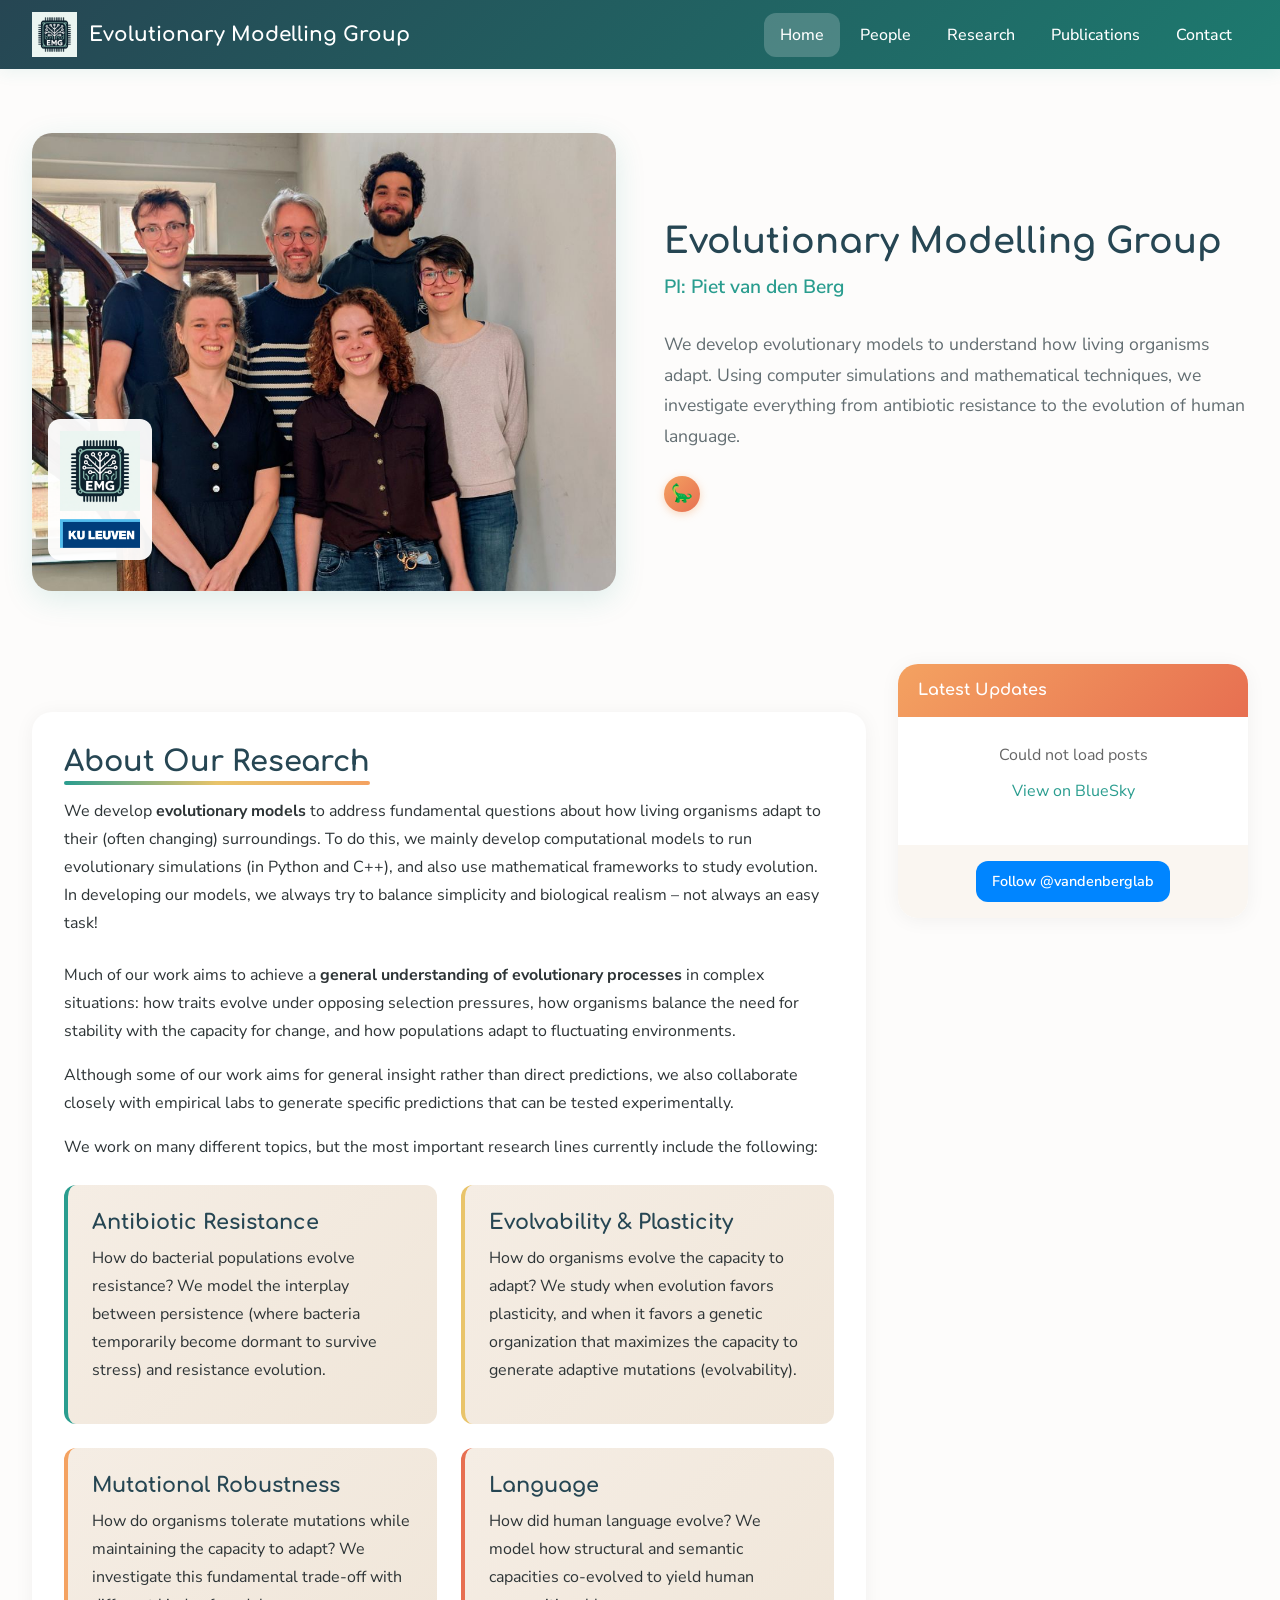
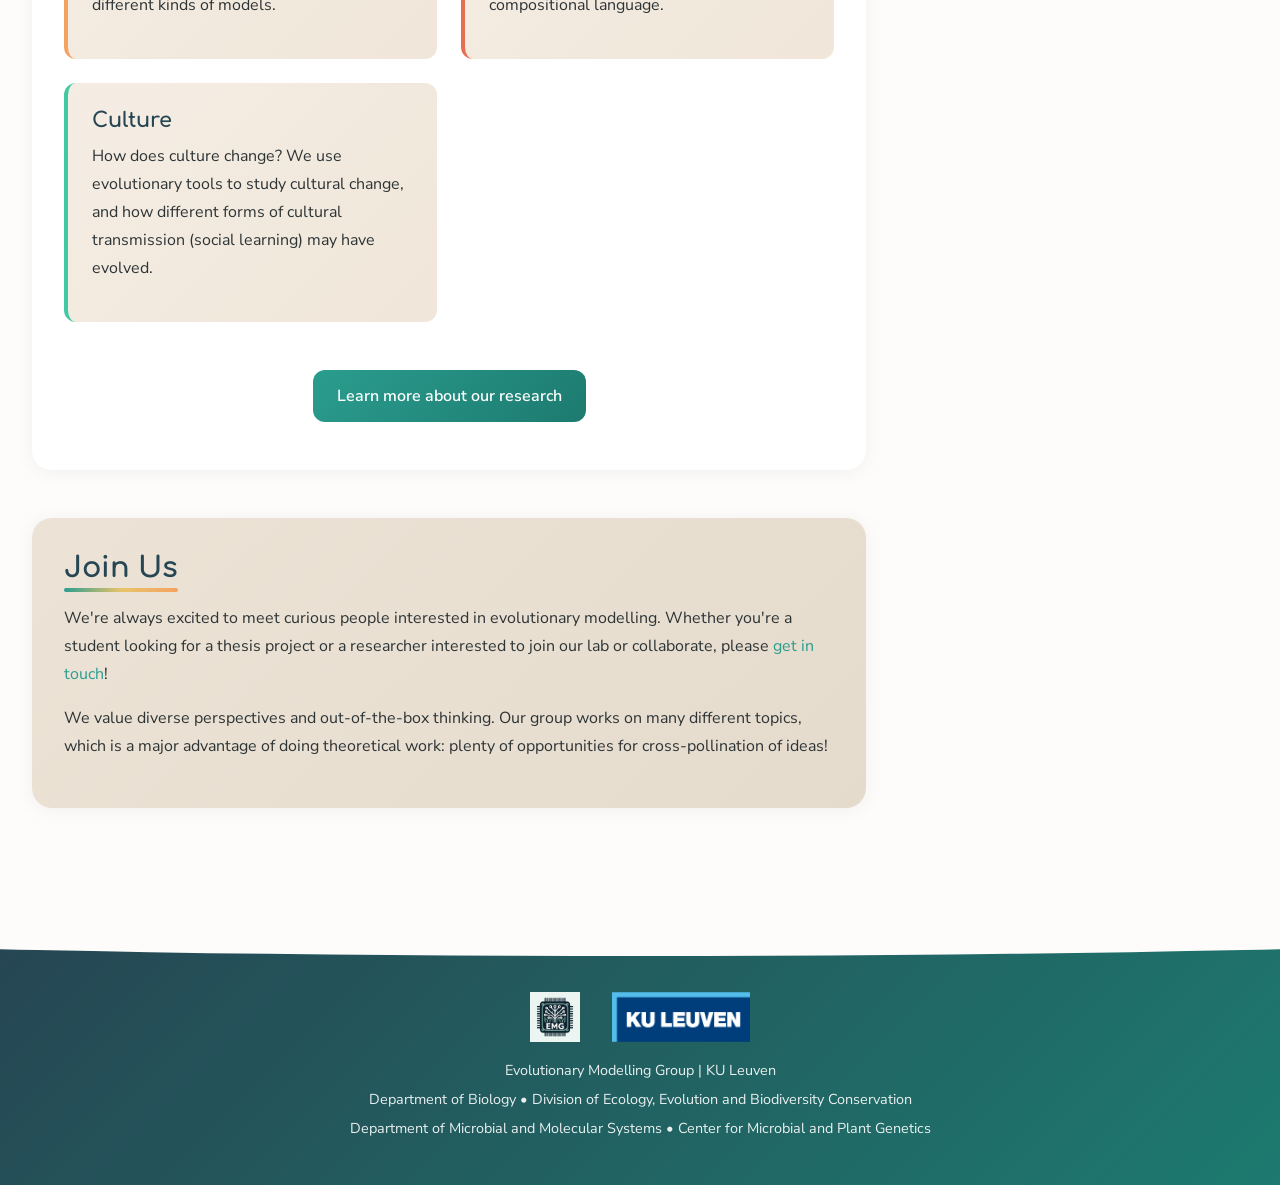
<file: index.html>
<!DOCTYPE html>
<html lang="en">
<head>
    <meta charset="UTF-8">
    <meta name="viewport" content="width=device-width, initial-scale=1.0">
    <meta name="description" content="Evolutionary Modelling Group at KU Leuven - Research on antibiotic resistance evolution, evolvability, plasticity, mutational robustness, language evolution, and cultural evolution using computational and mathematical models.">
    <meta name="keywords" content="evolutionary biology, computational biology, evolutionary modelling, antibiotic resistance, evolvability, plasticity, mutational robustness, language evolution, cultural evolution, KU Leuven, Piet van den Berg, theoretical biology, gene regulatory networks, simulation models">
    <meta name="author" content="Evolutionary Modelling Group, KU Leuven">
    <meta name="robots" content="index, follow">

    <!-- Open Graph / Facebook -->
    <meta property="og:type" content="website">
    <meta property="og:title" content="Evolutionary Modelling Group | KU Leuven">
    <meta property="og:description" content="We develop evolutionary models to understand how living organisms adapt - from antibiotic resistance to human language evolution.">
    <meta property="og:image" content="images/group-photo.jpg">
    <meta property="og:site_name" content="Evolutionary Modelling Group">

    <!-- Twitter Card -->
    <meta name="twitter:card" content="summary_large_image">
    <meta name="twitter:title" content="Evolutionary Modelling Group | KU Leuven">
    <meta name="twitter:description" content="We develop evolutionary models to understand how living organisms adapt - from antibiotic resistance to human language evolution.">
    <meta name="twitter:image" content="images/group-photo.jpg">

    <title>Evolutionary Modelling Group | KU Leuven</title>
    <link rel="stylesheet" href="css/style.css">
    <link rel="icon" type="image/png" href="images/emg-logo.png">
    <link rel="canonical" href="https://www.pietervdberg.com/">

    <!-- Structured Data -->
    <script type="application/ld+json">
    {
        "@context": "https://schema.org",
        "@type": "ResearchOrganization",
        "name": "Evolutionary Modelling Group",
        "alternateName": "EMG",
        "description": "Research group at KU Leuven developing evolutionary models to understand antibiotic resistance, evolvability, plasticity, mutational robustness, language evolution, and cultural evolution.",
        "url": "https://www.evolutionarymodelling.be",
        "logo": "images/emg-logo.png",
        "address": {
            "@type": "PostalAddress",
            "streetAddress": "Naamsestraat 59",
            "addressLocality": "Leuven",
            "postalCode": "3000",
            "addressCountry": "BE"
        },
        "parentOrganization": {
            "@type": "CollegeOrUniversity",
            "name": "KU Leuven",
            "url": "https://www.kuleuven.be"
        },
        "founder": {
            "@type": "Person",
            "name": "Piet van den Berg",
            "jobTitle": "Principal Investigator",
            "affiliation": "KU Leuven"
        },
        "knowsAbout": [
            "Evolutionary Biology",
            "Computational Biology",
            "Antibiotic Resistance",
            "Evolvability",
            "Plasticity",
            "Mutational Robustness",
            "Language Evolution",
            "Cultural Evolution",
            "Gene Regulatory Networks",
            "Theoretical Biology"
        ]
    }
    </script>
    <style>
        /* Dinosaur Easter Egg Button */
        .dino-container {
            margin-top: 1rem;
            text-align: left;
        }
        .dino-button {
            display: inline-flex;
            align-items: center;
            justify-content: center;
            width: 36px;
            height: 36px;
            border-radius: 50%;
            background: linear-gradient(135deg, var(--accent-warm) 0%, var(--accent-coral) 100%);
            border: none;
            cursor: pointer;
            font-size: 1.1rem;
            box-shadow: 0 2px 8px rgba(244, 162, 97, 0.4);
            transition: transform 0.2s, box-shadow 0.2s;
        }
        .dino-button:hover {
            transform: scale(1.1);
            box-shadow: 0 3px 12px rgba(244, 162, 97, 0.5);
        }
        @media (max-width: 768px) {
            .dino-container {
                text-align: center;
            }
            .dino-button {
                width: 32px;
                height: 32px;
                font-size: 1rem;
            }
        }
    </style>
    <link href="https://fonts.googleapis.com/css2?family=Press+Start+2P&display=swap" rel="stylesheet">
    <script>
    // Clear prehistoric mode on page refresh (but keep it during navigation)
    if (performance.navigation && performance.navigation.type === 1) {
        sessionStorage.removeItem('prehistoricMode');
    } else if (performance.getEntriesByType && performance.getEntriesByType('navigation').length > 0) {
        if (performance.getEntriesByType('navigation')[0].type === 'reload') {
            sessionStorage.removeItem('prehistoricMode');
        }
    }
    if(sessionStorage.getItem('prehistoricMode')==='true')document.documentElement.className='prehistoric-pending';
</script>
</head>
<body>
    <header>
        <div class="header-container">
            <div class="logo-section">
                <img src="images/emg-logo.png" alt="EMG Logo">
                <span class="site-title"><a href="index.html">Evolutionary Modelling Group</a></span>
            </div>
            <button class="menu-toggle" aria-label="Toggle menu">
                <span></span>
                <span></span>
                <span></span>
            </button>
            <nav>
                <ul>
                    <li><a href="index.html" class="active">Home</a></li>
                    <li><a href="people.html">People</a></li>
                    <li><a href="research.html">Research</a></li>
                    <li><a href="publications.html">Publications</a></li>
                    <li><a href="contact.html">Contact</a></li>
                </ul>
            </nav>
        </div>
    </header>

    <main>
        <!-- New Hero Section: Photo left, text right -->
        <div class="hero-wrapper">
            <div class="hero-image">
                <img src="images/group-photo.jpg" alt="The Evolutionary Modelling Group team" class="group-photo group-photo-normal">
                <img src="images/group-photo-prehistoric.png" alt="The Evolutionary Modelling Group team - Prehistoric Edition" class="group-photo group-photo-prehistoric">
                <div class="hero-logos">
                    <img src="images/emg-logo.png" alt="EMG">
                    <img src="images/ku-leuven-logo.png" alt="KU Leuven">
                </div>
            </div>
            <div class="hero-content">
                <h1>Evolutionary Modelling Group</h1>
                <p class="subtitle">PI: Piet van den Berg</p>
                <p class="hero-intro">
                    We develop evolutionary models to understand how living organisms adapt. Using computer simulations and mathematical techniques, we investigate everything from antibiotic resistance to the evolution of human language.
                </p>
                <div class="dino-container">
                    <button class="dino-button" id="dino-trigger" title="Click for a surprise!">🦕</button>
                </div>
            </div>
        </div>

        <!-- Main content with BlueSky sidebar -->
        <div class="home-main-content">
            <div class="main-column">
                <section class="section">
                    <h2>About Our Research</h2>
                    <p class="section-intro">
                        We develop <strong>evolutionary models</strong> to address fundamental questions about how living organisms adapt to their (often changing) surroundings. To do this, we mainly develop computational models to run evolutionary simulations (in Python and C++), and also use mathematical frameworks to study evolution. In developing our models, we always try to balance simplicity and biological realism – not always an easy task!
                    </p>
                    <p>
                        Much of our work aims to achieve a <strong>general understanding of evolutionary processes</strong> in complex situations: how traits evolve under opposing selection pressures, how organisms balance the need for stability with the capacity for change, and how populations adapt to fluctuating environments.
                    </p>
                    <p>
                        Although some of our work aims for general insight rather than direct predictions, we also collaborate closely with empirical labs to generate specific predictions that can be tested experimentally.
                    </p>
                    <p>
                        We work on many different topics, but the most important research lines currently include the following:
                    </p>

                    <div class="topics-grid">
                        <div class="topic-card">
                            <h3>Antibiotic Resistance</h3>
                            <p>How do bacterial populations evolve resistance? We model the interplay between persistence (where bacteria temporarily become dormant to survive stress) and resistance evolution.</p>
                        </div>
                        <div class="topic-card">
                            <h3>Evolvability & Plasticity</h3>
                            <p>How do organisms evolve the capacity to adapt? We study when evolution favors plasticity, and when it favors a genetic organization that maximizes the capacity to generate adaptive mutations (evolvability).</p>
                        </div>
                        <div class="topic-card">
                            <h3>Mutational Robustness</h3>
                            <p>How do organisms tolerate mutations while maintaining the capacity to adapt? We investigate this fundamental trade-off with different kinds of models.</p>
                        </div>
                        <div class="topic-card">
                            <h3>Language</h3>
                            <p>How did human language evolve? We model how structural and semantic capacities co-evolved to yield human compositional language.</p>
                        </div>
                        <div class="topic-card">
                            <h3>Culture</h3>
                            <p>How does culture change? We use evolutionary tools to study cultural change, and how different forms of cultural transmission (social learning) may have evolved.</p>
                        </div>
                    </div>

                    <p style="margin-top: 2rem; text-align: center;">
                        <a href="research.html" class="scholar-link">Learn more about our research</a>
                    </p>
                </section>

                <section class="section warm-section-dark">
                    <h2>Join Us</h2>
                    <p>
                        We're always excited to meet curious people interested in evolutionary modelling. Whether you're a student looking for a thesis project or a researcher interested to join our lab or collaborate, please <a href="contact.html">get in touch</a>!
                    </p>
                    <p>
                        We value diverse perspectives and out-of-the-box thinking. Our group works on many different topics, which is a major advantage of doing theoretical work: plenty of opportunities for cross-pollination of ideas!
                    </p>
                </section>
            </div>

            <!-- BlueSky Sidebar -->
            <aside class="bluesky-sidebar">
                <div class="bluesky-sidebar-card">
                    <div class="bluesky-sidebar-header">
                        <h3>Latest Updates</h3>
                    </div>
                    <div id="bluesky-posts" class="bluesky-posts">
                        <div style="padding: 2rem; text-align: center; color: #666;">
                            Loading posts...
                        </div>
                    </div>
                    <div class="bluesky-sidebar-footer">
                        <a href="https://bsky.app/profile/vandenberglab.bsky.social" target="_blank" rel="noopener" class="bluesky-follow-btn">
                            Follow @vandenberglab
                        </a>
                    </div>
                </div>
            </aside>
        </div>
    </main>

    <footer>
        <div class="footer-logos">
            <img src="images/emg-logo.png" alt="EMG">
            <img src="images/ku-leuven-logo.png" alt="KU Leuven">
        </div>
        <p>Evolutionary Modelling Group | KU Leuven</p>
        <p>Department of Biology &bull; Division of Ecology, Evolution and Biodiversity Conservation</p>
        <p>Department of Microbial and Molecular Systems &bull; Center for Microbial and Plant Genetics</p>
    </footer>

    <script>
        // BlueSky feed integration with images
        async function loadBlueSkyFeed() {
            const container = document.getElementById('bluesky-posts');
            const handle = 'vandenberglab.bsky.social';

            try {
                // First resolve the DID
                const didResponse = await fetch(`https://bsky.social/xrpc/com.atproto.identity.resolveHandle?handle=${handle}`);
                if (!didResponse.ok) throw new Error('Could not resolve handle');
                const didData = await didResponse.json();
                const did = didData.did;

                // Then fetch the feed
                const feedResponse = await fetch(`https://public.api.bsky.app/xrpc/app.bsky.feed.getAuthorFeed?actor=${did}&limit=5`);
                if (!feedResponse.ok) throw new Error('Could not fetch feed');
                const feedData = await feedResponse.json();

                if (feedData.feed && feedData.feed.length > 0) {
                    let html = '';
                    feedData.feed.forEach(item => {
                        const post = item.post;
                        const text = post.record.text || '';
                        const date = new Date(post.record.createdAt).toLocaleDateString('en-GB', {
                            year: 'numeric',
                            month: 'short',
                            day: 'numeric'
                        });
                        const uri = post.uri.split('/').pop();
                        const postUrl = `https://bsky.app/profile/${handle}/post/${uri}`;

                        // Check for embedded images
                        let imagesHtml = '';
                        if (post.embed && post.embed.images) {
                            imagesHtml = '<div class="bluesky-post-images">';
                            post.embed.images.forEach(img => {
                                const thumbUrl = img.thumb || img.fullsize;
                                const fullUrl = img.fullsize || img.thumb;
                                if (thumbUrl) {
                                    imagesHtml += `<a href="${fullUrl}" target="_blank" rel="noopener"><img src="${thumbUrl}" alt="${escapeHtml(img.alt || 'Image')}" loading="lazy"></a>`;
                                }
                            });
                            imagesHtml += '</div>';
                        }

                        // Check for external embed (link cards)
                        if (post.embed && post.embed.external && post.embed.external.thumb) {
                            imagesHtml = '<div class="bluesky-post-images">';
                            imagesHtml += `<a href="${post.embed.external.uri}" target="_blank" rel="noopener"><img src="${post.embed.external.thumb}" alt="${escapeHtml(post.embed.external.title || 'Link preview')}" loading="lazy"></a>`;
                            imagesHtml += '</div>';
                        }

                        html += `
                            <div class="bluesky-post">
                                <div class="bluesky-post-text">${escapeHtml(text)}</div>
                                ${imagesHtml}
                                <div class="bluesky-post-date">
                                    <a href="${postUrl}" target="_blank" rel="noopener">${date}</a>
                                </div>
                            </div>
                        `;
                    });
                    container.innerHTML = html;
                } else {
                    container.innerHTML = '<div style="padding: 1rem; text-align: center; color: #666;">No recent posts found.</div>';
                }
            } catch (error) {
                console.error('Error loading BlueSky feed:', error);
                container.innerHTML = `
                    <div style="padding: 1.5rem; text-align: center;">
                        <p style="color: #666; margin-bottom: 0.5rem;">Could not load posts</p>
                        <p><a href="https://bsky.app/profile/vandenberglab.bsky.social" target="_blank" rel="noopener">View on BlueSky</a></p>
                    </div>
                `;
            }
        }

        function escapeHtml(text) {
            const div = document.createElement('div');
            div.textContent = text;
            return div.innerHTML;
        }

        // Load feed when page loads
        document.addEventListener('DOMContentLoaded', loadBlueSkyFeed);

        // Hamburger menu toggle
        document.querySelector('.menu-toggle').addEventListener('click', function() {
            this.classList.toggle('active');
            document.querySelector('nav').classList.toggle('active');
        });

        // Dinosaur Easter Egg - Toggle Prehistoric Theme!
        const dinoButton = document.getElementById('dino-trigger');

        if (dinoButton) {
            dinoButton.addEventListener('click', function() {
                document.body.classList.toggle('prehistoric');
                const isPrehistoric = document.body.classList.contains('prehistoric');
                this.textContent = isPrehistoric ? '🦖' : '🦕';

                if (isPrehistoric) {
                    sessionStorage.setItem('prehistoricMode', 'true');
                } else {
                    sessionStorage.removeItem('prehistoricMode');
                }
            });

            // Check if prehistoric mode was enabled (survives navigation, not refresh)
            if (sessionStorage.getItem('prehistoricMode') === 'true') {
                document.body.classList.add('prehistoric');
                dinoButton.textContent = '🦖';
            }
        }
    </script>
</body>
</html>
</file>
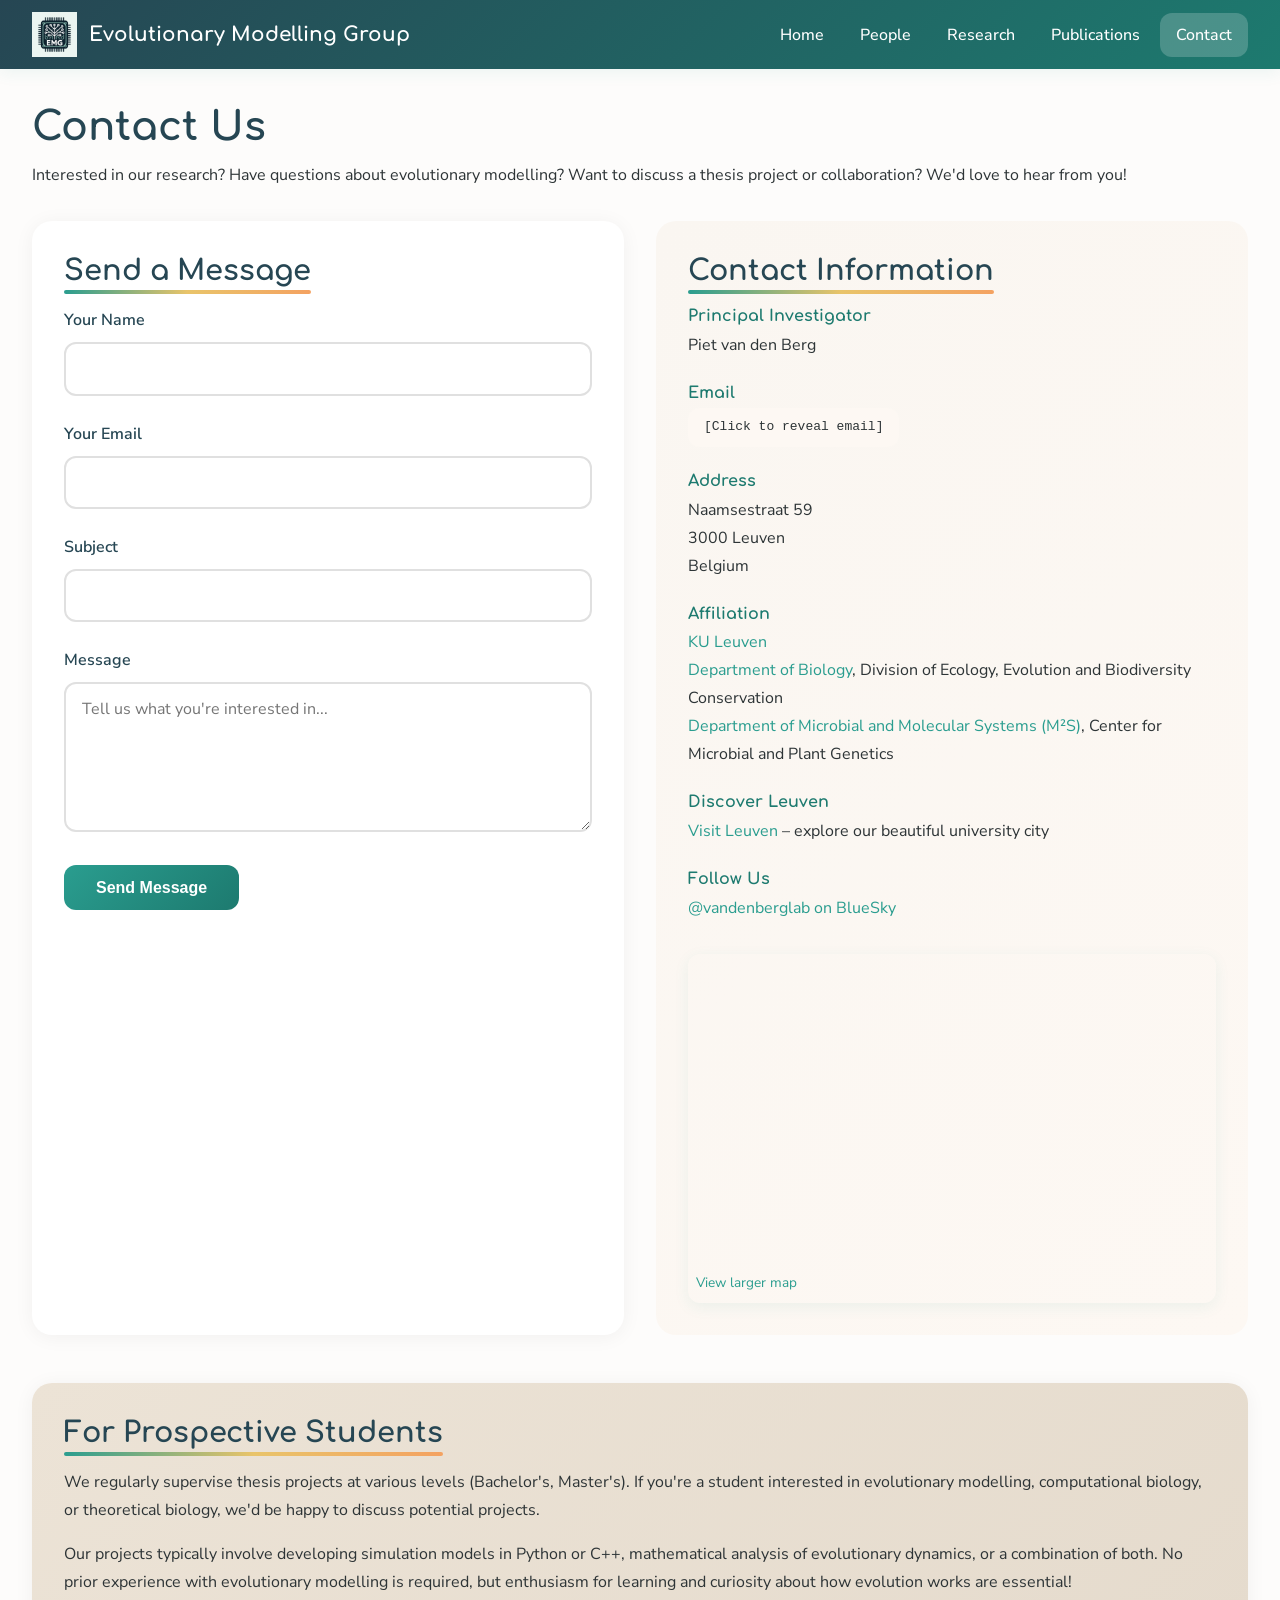
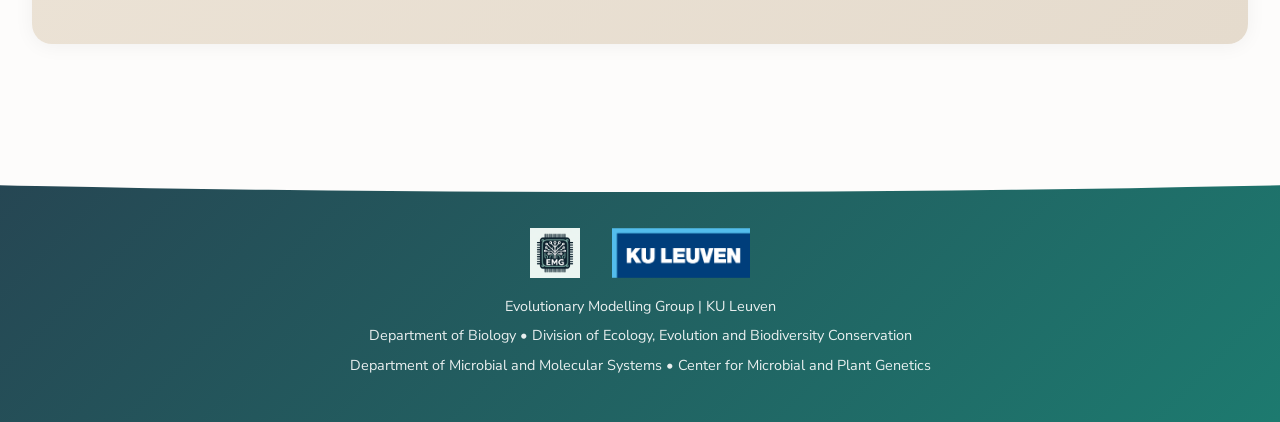
<file: contact.html>
<!DOCTYPE html>
<html lang="en">
<head>
    <meta charset="UTF-8">
    <meta name="viewport" content="width=device-width, initial-scale=1.0">
    <meta name="description" content="Contact the Evolutionary Modelling Group at KU Leuven. Interested in thesis projects, collaborations, or joining our lab? We'd love to hear from you.">
    <meta name="keywords" content="contact, KU Leuven, Leuven, Belgium, thesis project, collaboration, evolutionary biology, computational biology, PhD position, postdoc, internship">
    <meta name="author" content="Evolutionary Modelling Group, KU Leuven">
    <meta name="robots" content="index, follow">

    <!-- Open Graph / Facebook -->
    <meta property="og:type" content="website">
    <meta property="og:title" content="Contact | Evolutionary Modelling Group">
    <meta property="og:description" content="Contact the Evolutionary Modelling Group at KU Leuven for thesis projects, collaborations, or joining our lab.">
    <meta property="og:image" content="images/group-photo.jpg">
    <meta property="og:site_name" content="Evolutionary Modelling Group">

    <!-- Twitter Card -->
    <meta name="twitter:card" content="summary_large_image">
    <meta name="twitter:title" content="Contact | Evolutionary Modelling Group">
    <meta name="twitter:description" content="Contact the Evolutionary Modelling Group at KU Leuven for thesis projects, collaborations, or joining our lab.">
    <meta name="twitter:image" content="images/group-photo.jpg">

    <title>Contact | Evolutionary Modelling Group</title>
    <link rel="stylesheet" href="css/style.css">
    <link rel="icon" type="image/png" href="images/emg-logo.png">
    <link href="https://fonts.googleapis.com/css2?family=Press+Start+2P&display=swap" rel="stylesheet">
    <script>
    // Clear prehistoric mode on page refresh (but keep it during navigation)
    if (performance.navigation && performance.navigation.type === 1) {
        sessionStorage.removeItem('prehistoricMode');
    } else if (performance.getEntriesByType && performance.getEntriesByType('navigation').length > 0) {
        if (performance.getEntriesByType('navigation')[0].type === 'reload') {
            sessionStorage.removeItem('prehistoricMode');
        }
    }
    if(sessionStorage.getItem('prehistoricMode')==='true')document.documentElement.className='prehistoric-pending';
</script>
    <style>
        .contact-wrapper {
            display: grid;
            grid-template-columns: 1fr 1fr;
            gap: 2rem;
            margin-top: 2rem;
        }
        .map-container {
            margin-top: 2rem;
            border-radius: var(--border-radius);
            overflow: hidden;
            box-shadow: var(--shadow);
        }
        .map-container iframe {
            width: 100%;
            height: 300px;
            border: none;
        }
        .success-message {
            background: #d4edda;
            border: 1px solid #c3e6cb;
            color: #155724;
            padding: 1rem;
            border-radius: var(--border-radius);
            margin-bottom: 1rem;
            display: none;
        }
        .email-protected {
            background: var(--bg-warm);
            padding: 0.5rem 1rem;
            border-radius: var(--border-radius);
            display: inline-block;
            font-family: monospace;
        }
        @media (max-width: 768px) {
            .contact-wrapper {
                grid-template-columns: 1fr;
            }
        }
    </style>
</head>
<body>
    <header>
        <div class="header-container">
            <div class="logo-section">
                <img src="images/emg-logo.png" alt="EMG Logo">
                <span class="site-title"><a href="index.html">Evolutionary Modelling Group</a></span>
            </div>
            <button class="menu-toggle" aria-label="Toggle menu">
                <span></span>
                <span></span>
                <span></span>
            </button>
            <nav>
                <ul>
                    <li><a href="index.html">Home</a></li>
                    <li><a href="people.html">People</a></li>
                    <li><a href="research.html">Research</a></li>
                    <li><a href="publications.html">Publications</a></li>
                    <li><a href="contact.html" class="active">Contact</a></li>
                </ul>
            </nav>
        </div>
    </header>

    <main>
        <h1>Contact Us</h1>
        <p class="section-intro">
            Interested in our research? Have questions about evolutionary modelling? Want to discuss a thesis project or collaboration? We'd love to hear from you!
        </p>

        <div class="contact-wrapper">
            <div class="contact-form">
                <h2>Send a Message</h2>

                <div id="success-message" class="success-message">
                    Thank you for your message! We'll get back to you soon.
                </div>

                <!-- Formspree form - replace YOUR_FORM_ID with actual Formspree form ID -->
                <form id="contact-form" action="https://formspree.io/f/mykweqyq" method="POST">
                    <div class="form-group">
                        <label for="name">Your Name</label>
                        <input type="text" id="name" name="name" required>
                    </div>

                    <div class="form-group">
                        <label for="email">Your Email</label>
                        <input type="email" id="email" name="email" required>
                    </div>

                    <div class="form-group">
                        <label for="subject">Subject</label>
                        <input type="text" id="subject" name="subject" required>
                    </div>

                    <div class="form-group">
                        <label for="message">Message</label>
                        <textarea id="message" name="message" required placeholder="Tell us what you're interested in..."></textarea>
                    </div>

                    <!-- Honeypot field for spam protection -->
                    <input type="text" name="_gotcha" style="display:none">

                    <button type="submit" class="submit-btn">Send Message</button>
                </form>
            </div>

            <div class="contact-info">
                <h2>Contact Information</h2>

                <div class="contact-detail">
                    <h4>Principal Investigator</h4>
                    <p>Piet van den Berg</p>
                </div>

                <div class="contact-detail">
                    <h4>Email</h4>
                    <p>
                        <span id="email-address" class="email-protected">[Click to reveal email]</span>
                    </p>
                </div>

                <div class="contact-detail">
                    <h4>Address</h4>
                    <p>
                        Naamsestraat 59<br>
                        3000 Leuven<br>
                        Belgium
                    </p>
                </div>

                <div class="contact-detail">
                    <h4>Affiliation</h4>
                    <p>
                        <a href="https://www.kuleuven.be/english/" target="_blank" rel="noopener">KU Leuven</a><br>
                        <a href="https://bio.kuleuven.be/" target="_blank" rel="noopener">Department of Biology</a>, Division of Ecology, Evolution and Biodiversity Conservation<br>
                        <a href="https://www.biw.kuleuven.be/m2s/" target="_blank" rel="noopener">Department of Microbial and Molecular Systems (M²S)</a>, Center for Microbial and Plant Genetics
                    </p>
                </div>

                <div class="contact-detail">
                    <h4>Discover Leuven</h4>
                    <p>
                        <a href="https://www.visitleuven.be/en" target="_blank" rel="noopener">Visit Leuven</a> &ndash; explore our beautiful university city
                    </p>
                </div>

                <div class="contact-detail">
                    <h4>Follow Us</h4>
                    <p>
                        <a href="https://bsky.app/profile/vandenberglab.bsky.social" target="_blank" rel="noopener">
                            @vandenberglab on BlueSky
                        </a>
                    </p>
                </div>

                <div class="map-container">
                    <iframe
                        src="https://www.openstreetmap.org/export/embed.html?bbox=4.697%2C50.875%2C4.703%2C50.878&amp;layer=mapnik&amp;marker=50.8765%2C4.7001"
                        loading="lazy"
                        title="Map showing location of KU Leuven, Naamsestraat 59">
                    </iframe>
                    <p style="margin: 0.5rem; font-size: 0.85rem;">
                        <a href="https://www.openstreetmap.org/?mlat=50.8765&amp;mlon=4.7001#map=17/50.8765/4.7001" target="_blank" rel="noopener">
                            View larger map
                        </a>
                    </p>
                </div>
            </div>
        </div>

        <section class="section warm-section-dark" style="margin-top: 3rem;">
            <h2>For Prospective Students</h2>
            <p>
                We regularly supervise thesis projects at various levels (Bachelor's, Master's). If you're a student interested in evolutionary modelling, computational biology, or theoretical biology, we'd be happy to discuss potential projects.
            </p>
            <p>
                Our projects typically involve developing simulation models in Python or C++, mathematical analysis of evolutionary dynamics, or a combination of both. No prior experience with evolutionary modelling is required, but enthusiasm for learning and curiosity about how evolution works are essential!
            </p>
        </section>
    </main>

    <footer>
        <div class="footer-logos">
            <img src="images/emg-logo.png" alt="EMG">
            <img src="images/ku-leuven-logo.png" alt="KU Leuven">
        </div>
        <p>Evolutionary Modelling Group | KU Leuven</p>
        <p>Department of Biology &bull; Division of Ecology, Evolution and Biodiversity Conservation</p>
        <p>Department of Microbial and Molecular Systems &bull; Center for Microbial and Plant Genetics</p>
    </footer>

    <script>
        // Email protection: decode email address only when clicked
        // This prevents simple email scrapers from harvesting the address
        (function() {
            const emailElement = document.getElementById('email-address');

            // Encoded email parts (simple obfuscation)
            const parts = ['piet', '.', 'vandenberg', '@', 'kuleuven', '.', 'be'];

            let revealed = false;

            emailElement.style.cursor = 'pointer';

            emailElement.addEventListener('click', function() {
                if (!revealed) {
                    const email = parts.join('');
                    emailElement.innerHTML = `<a href="mai` + `lto:${email}">${email}</a>`;
                    revealed = true;
                }
            });

            // Also reveal on hover after a delay (for users who expect hover)
            let hoverTimeout;
            emailElement.addEventListener('mouseenter', function() {
                hoverTimeout = setTimeout(function() {
                    if (!revealed) {
                        const email = parts.join('');
                        emailElement.innerHTML = `<a href="mai` + `lto:${email}">${email}</a>`;
                        revealed = true;
                    }
                }, 500);
            });

            emailElement.addEventListener('mouseleave', function() {
                clearTimeout(hoverTimeout);
            });
        })();

        // Form submission handling
        const form = document.getElementById('contact-form');
        const successMessage = document.getElementById('success-message');

        form.addEventListener('submit', async function(e) {
            // If using Formspree's default behavior, this will redirect
            // For AJAX submission (optional):
            /*
            e.preventDefault();
            const formData = new FormData(form);

            try {
                const response = await fetch(form.action, {
                    method: 'POST',
                    body: formData,
                    headers: {
                        'Accept': 'application/json'
                    }
                });

                if (response.ok) {
                    successMessage.style.display = 'block';
                    form.reset();
                } else {
                    alert('There was an error sending your message. Please try again or email us directly.');
                }
            } catch (error) {
                alert('There was an error sending your message. Please try again or email us directly.');
            }
            */
        });

        // Hamburger menu toggle
        document.querySelector('.menu-toggle').addEventListener('click', function() {
            this.classList.toggle('active');
            document.querySelector('nav').classList.toggle('active');
        });
        // Check for prehistoric mode (survives navigation, not refresh)
        if (sessionStorage.getItem('prehistoricMode') === 'true') {
            document.body.classList.add('prehistoric');
        }
    </script>
</body>
</html>
</file>
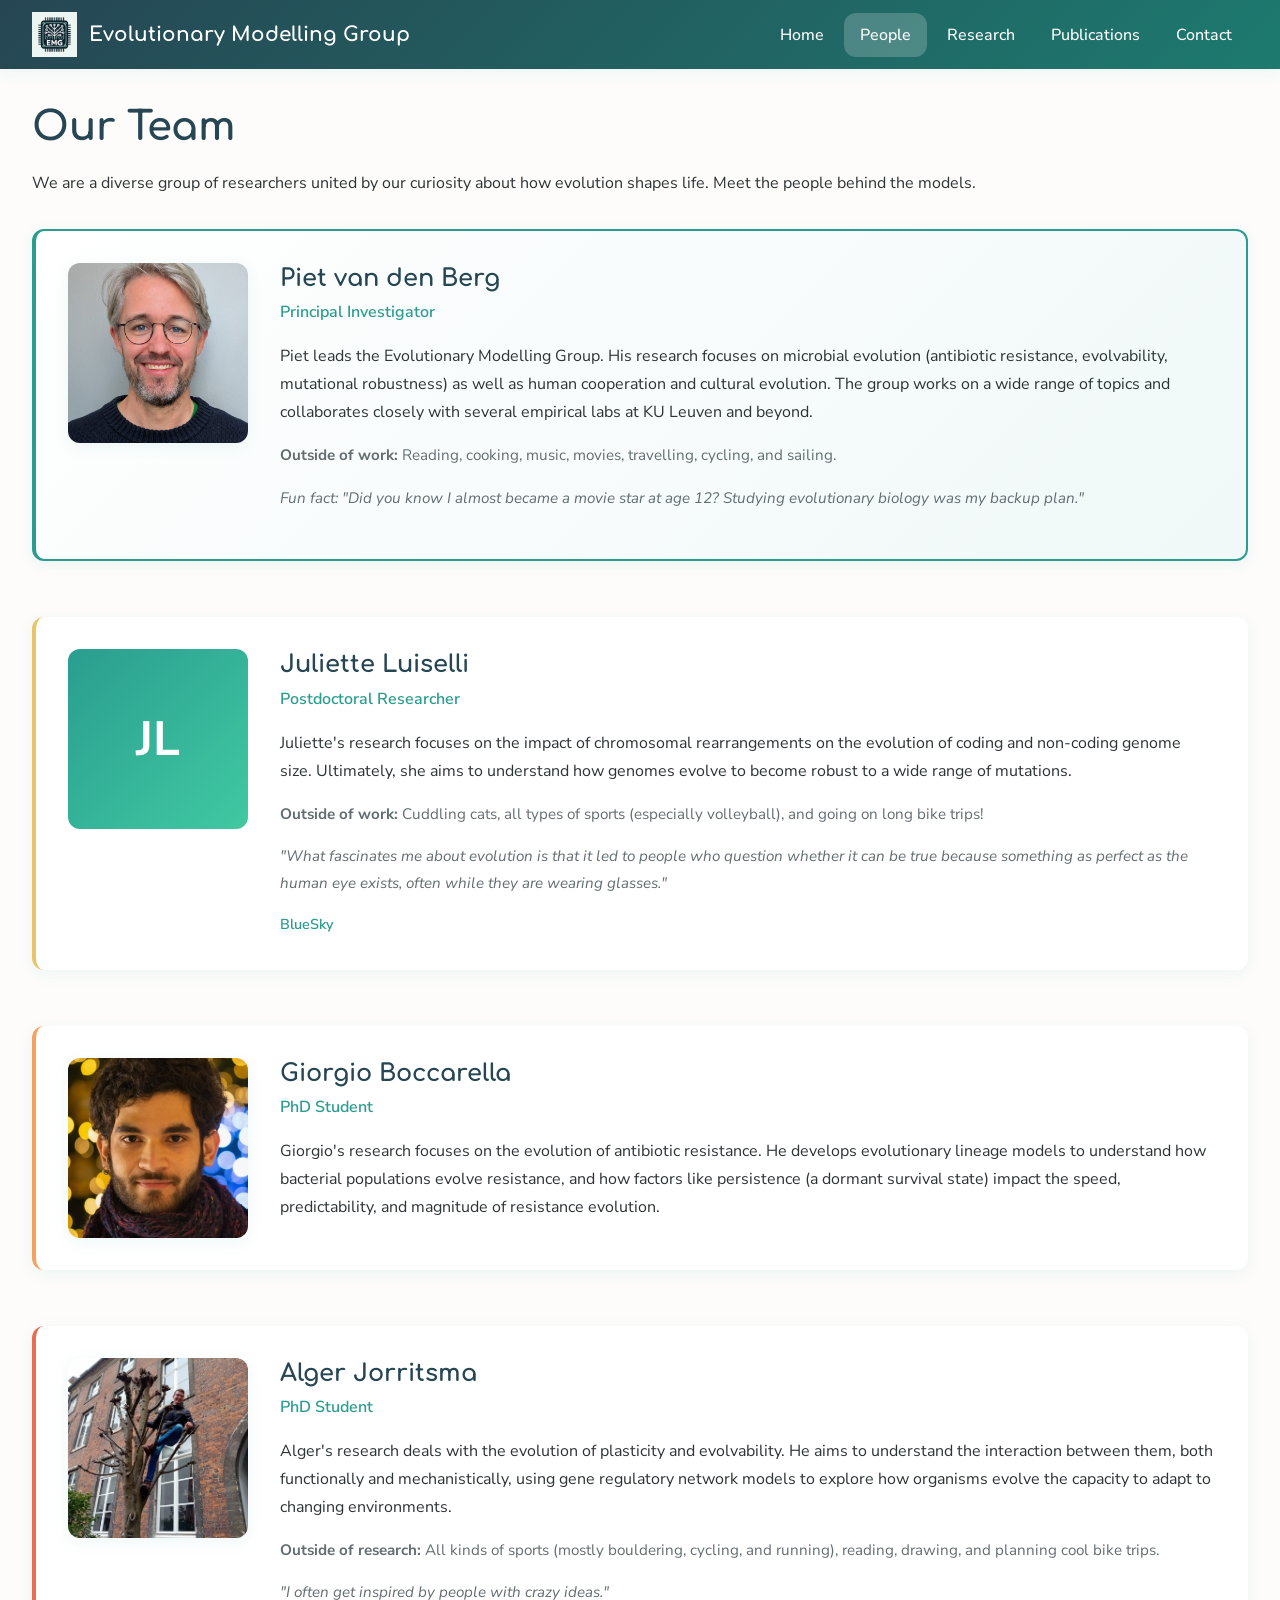
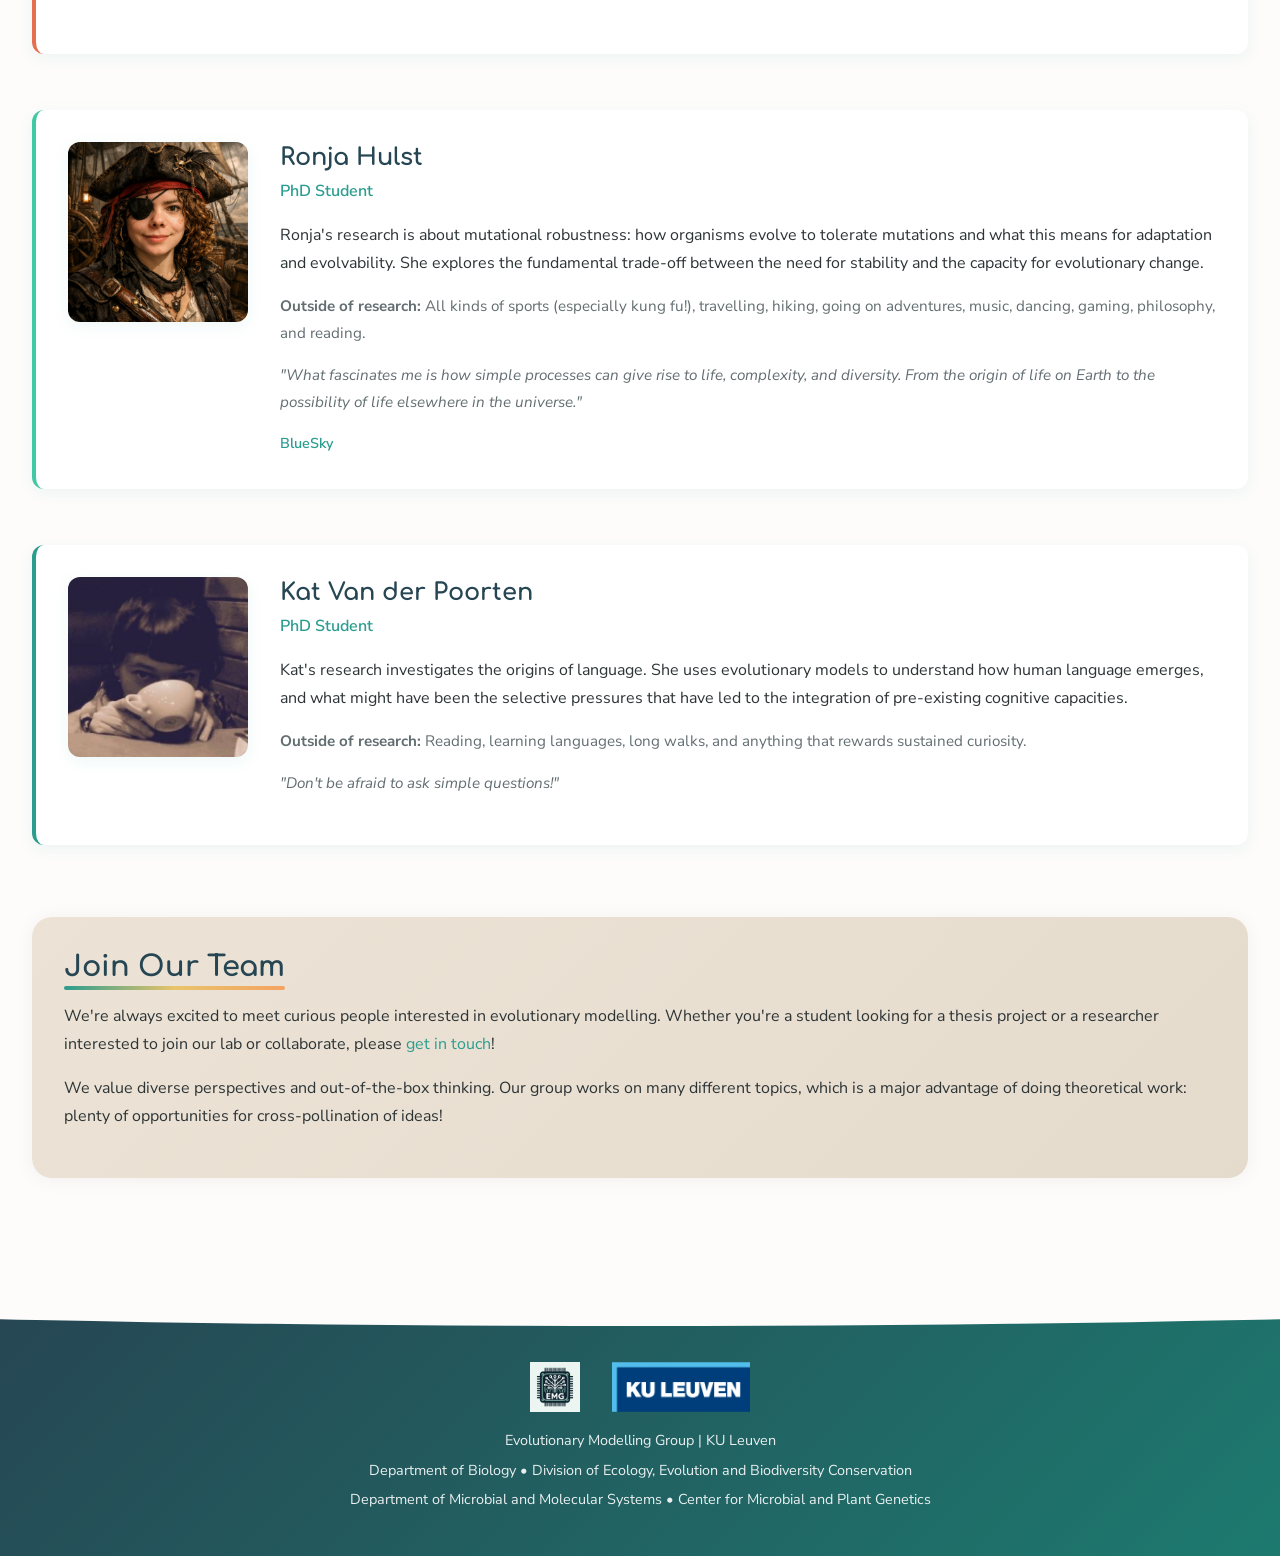
<file: people.html>
<!DOCTYPE html>
<html lang="en">
<head>
    <meta charset="UTF-8">
    <meta name="viewport" content="width=device-width, initial-scale=1.0">
    <meta name="description" content="Meet the team of the Evolutionary Modelling Group at KU Leuven - researchers studying antibiotic resistance, evolvability, mutational robustness, language evolution, and cultural evolution.">
    <meta name="keywords" content="Piet van den Berg, Juliette Luiselli, Giorgio Boccarella, Alger Jorritsma, Ronja Hulst, Kat Van der Poorten, evolutionary biology, KU Leuven, PhD students, postdoc, theoretical biology">
    <meta name="author" content="Evolutionary Modelling Group, KU Leuven">
    <meta name="robots" content="index, follow">

    <!-- Open Graph / Facebook -->
    <meta property="og:type" content="website">
    <meta property="og:title" content="Our Team | Evolutionary Modelling Group">
    <meta property="og:description" content="Meet the researchers of the Evolutionary Modelling Group at KU Leuven.">
    <meta property="og:image" content="images/group-photo.jpg">
    <meta property="og:site_name" content="Evolutionary Modelling Group">

    <!-- Twitter Card -->
    <meta name="twitter:card" content="summary_large_image">
    <meta name="twitter:title" content="Our Team | Evolutionary Modelling Group">
    <meta name="twitter:description" content="Meet the researchers of the Evolutionary Modelling Group at KU Leuven.">
    <meta name="twitter:image" content="images/group-photo.jpg">

    <title>People | Evolutionary Modelling Group</title>
    <link rel="stylesheet" href="css/style.css">
    <link rel="icon" type="image/png" href="images/emg-logo.png">
    <link href="https://fonts.googleapis.com/css2?family=Press+Start+2P&display=swap" rel="stylesheet">
    <script>
    // Clear prehistoric mode on page refresh (but keep it during navigation)
    if (performance.navigation && performance.navigation.type === 1) {
        sessionStorage.removeItem('prehistoricMode');
    } else if (performance.getEntriesByType && performance.getEntriesByType('navigation').length > 0) {
        if (performance.getEntriesByType('navigation')[0].type === 'reload') {
            sessionStorage.removeItem('prehistoricMode');
        }
    }
    if(sessionStorage.getItem('prehistoricMode')==='true')document.documentElement.className='prehistoric-pending';
</script>
    <style>
        .person-card-simple {
            display: grid;
            grid-template-columns: 180px 1fr;
            gap: 2rem;
            padding: 2rem;
            background: var(--white);
            border-radius: var(--border-radius);
            box-shadow: var(--shadow);
            margin-bottom: 1.5rem;
            transition: box-shadow 0.2s ease;
            border-left: 4px solid var(--primary-color);
        }
        .person-card-simple:nth-child(2) { border-left-color: var(--accent-color); }
        .person-card-simple:nth-child(3) { border-left-color: var(--accent-warm); }
        .person-card-simple:nth-child(4) { border-left-color: var(--accent-coral); }
        .person-card-simple:nth-child(5) { border-left-color: var(--primary-light); }
        .person-card-simple:nth-child(6) { border-left-color: var(--primary-color); }
        .person-card-simple:hover {
            box-shadow: var(--shadow-hover);
        }
        .person-card-simple.pi {
            border: 2px solid var(--primary-color);
            border-left: 4px solid var(--primary-color);
            background: linear-gradient(135deg, var(--white) 0%, #f0f8f8 100%);
        }
        .person-photo-placeholder {
            width: 180px;
            height: 180px;
            border-radius: var(--border-radius);
            background: linear-gradient(135deg, var(--primary-color) 0%, var(--primary-light) 100%);
            display: flex;
            align-items: center;
            justify-content: center;
            color: white;
            font-size: 3rem;
            font-weight: bold;
        }
        .person-photo-real {
            width: 180px;
            height: 180px;
            border-radius: var(--border-radius);
            object-fit: cover;
            box-shadow: var(--shadow);
        }
        @media (max-width: 768px) {
            .person-card-simple {
                grid-template-columns: 1fr;
                text-align: center;
            }
            .person-photo-placeholder,
            .person-photo-real {
                margin: 0 auto;
            }
        }
    </style>
</head>
<body>
    <header>
        <div class="header-container">
            <div class="logo-section">
                <img src="images/emg-logo.png" alt="EMG Logo">
                <span class="site-title"><a href="index.html">Evolutionary Modelling Group</a></span>
            </div>
            <button class="menu-toggle" aria-label="Toggle menu">
                <span></span>
                <span></span>
                <span></span>
            </button>
            <nav>
                <ul>
                    <li><a href="index.html">Home</a></li>
                    <li><a href="people.html" class="active">People</a></li>
                    <li><a href="research.html">Research</a></li>
                    <li><a href="publications.html">Publications</a></li>
                    <li><a href="contact.html">Contact</a></li>
                </ul>
            </nav>
        </div>
    </header>

    <main>
        <h1>Our Team</h1>
        <p class="section-intro" style="margin: 1rem 0 2rem 0;">
            We are a diverse group of researchers united by our curiosity about how evolution shapes life. Meet the people behind the models.
        </p>

        <div class="people-grid">
            <!-- PI -->
            <article class="person-card-simple pi">
                <img src="images/piet-vandenberg.jpg" alt="Piet van den Berg" class="person-photo-real">
                <div class="person-info">
                    <h3>Piet van den Berg</h3>
                    <p class="person-role">Principal Investigator</p>
                    <div class="person-research">
                        <p>
                            Piet leads the Evolutionary Modelling Group. His research focuses on microbial evolution (antibiotic resistance, evolvability, mutational robustness) as well as human cooperation and cultural evolution. The group works on a wide range of topics and collaborates closely with several empirical labs at KU Leuven and beyond.
                        </p>
                    </div>
                    <p class="person-interests">
                        <strong>Outside of work:</strong> Reading, cooking, music, movies, travelling, cycling, and sailing.
                    </p>
                    <p class="person-interests" style="margin-top: 0.5rem; font-style: italic; color: var(--text-light);">
                        Fun fact: "Did you know I almost became a movie star at age 12? Studying evolutionary biology was my backup plan."
                    </p>
                </div>
            </article>

            <!-- Postdoc -->
            <article class="person-card-simple">
                <div class="person-photo-placeholder">JL</div>
                <div class="person-info">
                    <h3>Juliette Luiselli</h3>
                    <p class="person-role">Postdoctoral Researcher</p>
                    <div class="person-research">
                        <p>
                            Juliette's research focuses on the impact of chromosomal rearrangements on the evolution of coding and non-coding genome size. Ultimately, she aims to understand how genomes evolve to become robust to a wide range of mutations.
                        </p>
                    </div>
                    <p class="person-interests">
                        <strong>Outside of work:</strong> Cuddling cats, all types of sports (especially volleyball), and going on long bike trips!
                    </p>
                    <p class="person-interests" style="margin-top: 0.5rem; font-style: italic; color: var(--text-light);">
                        "What fascinates me about evolution is that it led to people who question whether it can be true because something as perfect as the human eye exists, often while they are wearing glasses."
                    </p>
                    <div class="person-social">
                        <a href="https://bsky.app/profile/Julietteluiselli.bsky.social" target="_blank" rel="noopener">BlueSky</a>
                    </div>
                </div>
            </article>

            <!-- PhD Students -->
            <article class="person-card-simple">
                <img src="images/giorgio-boccarella.jpg" alt="Giorgio Boccarella" class="person-photo-real">
                <div class="person-info">
                    <h3>Giorgio Boccarella</h3>
                    <p class="person-role">PhD Student</p>
                    <div class="person-research">
                        <p>
                            Giorgio's research focuses on the evolution of antibiotic resistance. He develops evolutionary lineage models to understand how bacterial populations evolve resistance, and how factors like persistence (a dormant survival state) impact the speed, predictability, and magnitude of resistance evolution.
                        </p>
                    </div>
                </div>
            </article>

            <article class="person-card-simple">
                <img src="images/alger-jorritsma.jpg" alt="Alger Jorritsma" class="person-photo-real">
                <div class="person-info">
                    <h3>Alger Jorritsma</h3>
                    <p class="person-role">PhD Student</p>
                    <div class="person-research">
                        <p>
                            Alger's research deals with the evolution of plasticity and evolvability. He aims to understand the interaction between them, both functionally and mechanistically, using gene regulatory network models to explore how organisms evolve the capacity to adapt to changing environments.
                        </p>
                    </div>
                    <p class="person-interests">
                        <strong>Outside of research:</strong> All kinds of sports (mostly bouldering, cycling, and running), reading, drawing, and planning cool bike trips.
                    </p>
                    <p class="person-interests" style="margin-top: 0.5rem; font-style: italic; color: var(--text-light);">
                        "I often get inspired by people with crazy ideas."
                    </p>
                </div>
            </article>

            <article class="person-card-simple">
                <img src="images/ronja-hulst.png" alt="Ronja Hulst" class="person-photo-real">
                <div class="person-info">
                    <h3>Ronja Hulst</h3>
                    <p class="person-role">PhD Student</p>
                    <div class="person-research">
                        <p>
                            Ronja's research is about mutational robustness: how organisms evolve to tolerate mutations and what this means for adaptation and evolvability. She explores the fundamental trade-off between the need for stability and the capacity for evolutionary change.
                        </p>
                    </div>
                    <p class="person-interests">
                        <strong>Outside of research:</strong> All kinds of sports (especially kung fu!), travelling, hiking, going on adventures, music, dancing, gaming, philosophy, and reading.
                    </p>
                    <p class="person-interests" style="margin-top: 0.5rem; font-style: italic; color: var(--text-light);">
                        "What fascinates me is how simple processes can give rise to life, complexity, and diversity. From the origin of life on Earth to the possibility of life elsewhere in the universe."
                    </p>
                    <div class="person-social">
                        <a href="https://bsky.app/profile/Ronbaas.bsky.social" target="_blank" rel="noopener">BlueSky</a>
                    </div>
                </div>
            </article>

            <article class="person-card-simple">
                <img src="images/kat-vanderpoorten.jpg" alt="Kat Van der Poorten" class="person-photo-real">
                <div class="person-info">
                    <h3>Kat Van der Poorten</h3>
                    <p class="person-role">PhD Student</p>
                    <div class="person-research">
                        <p>
                            Kat's research investigates the origins of language. She uses evolutionary models to understand how human language emerges, and what might have been the selective pressures that have led to the integration of pre-existing cognitive capacities.
                        </p>
                    </div>
                    <p class="person-interests">
                        <strong>Outside of research:</strong> Reading, learning languages, long walks, and anything that rewards sustained curiosity.
                    </p>
                    <p class="person-interests" style="margin-top: 0.5rem; font-style: italic; color: var(--text-light);">
                        "Don't be afraid to ask simple questions!"
                    </p>
                </div>
            </article>
        </div>

        <section class="section warm-section-dark" style="margin-top: 3rem;">
            <h2>Join Our Team</h2>
            <p>
                We're always excited to meet curious people interested in evolutionary modelling. Whether you're a student looking for a thesis project or a researcher interested to join our lab or collaborate, please <a href="contact.html">get in touch</a>!
            </p>
            <p>
                We value diverse perspectives and out-of-the-box thinking. Our group works on many different topics, which is a major advantage of doing theoretical work: plenty of opportunities for cross-pollination of ideas!
            </p>
        </section>
    </main>

    <footer>
        <div class="footer-logos">
            <img src="images/emg-logo.png" alt="EMG">
            <img src="images/ku-leuven-logo.png" alt="KU Leuven">
        </div>
        <p>Evolutionary Modelling Group | KU Leuven</p>
        <p>Department of Biology &bull; Division of Ecology, Evolution and Biodiversity Conservation</p>
        <p>Department of Microbial and Molecular Systems &bull; Center for Microbial and Plant Genetics</p>
    </footer>

    <script>
        // Hamburger menu toggle
        document.querySelector('.menu-toggle').addEventListener('click', function() {
            this.classList.toggle('active');
            document.querySelector('nav').classList.toggle('active');
        });
        // Check for prehistoric mode (survives navigation, not refresh)
        if (sessionStorage.getItem('prehistoricMode') === 'true') {
            document.body.classList.add('prehistoric');
        }
    </script>
</body>
</html>
</file>
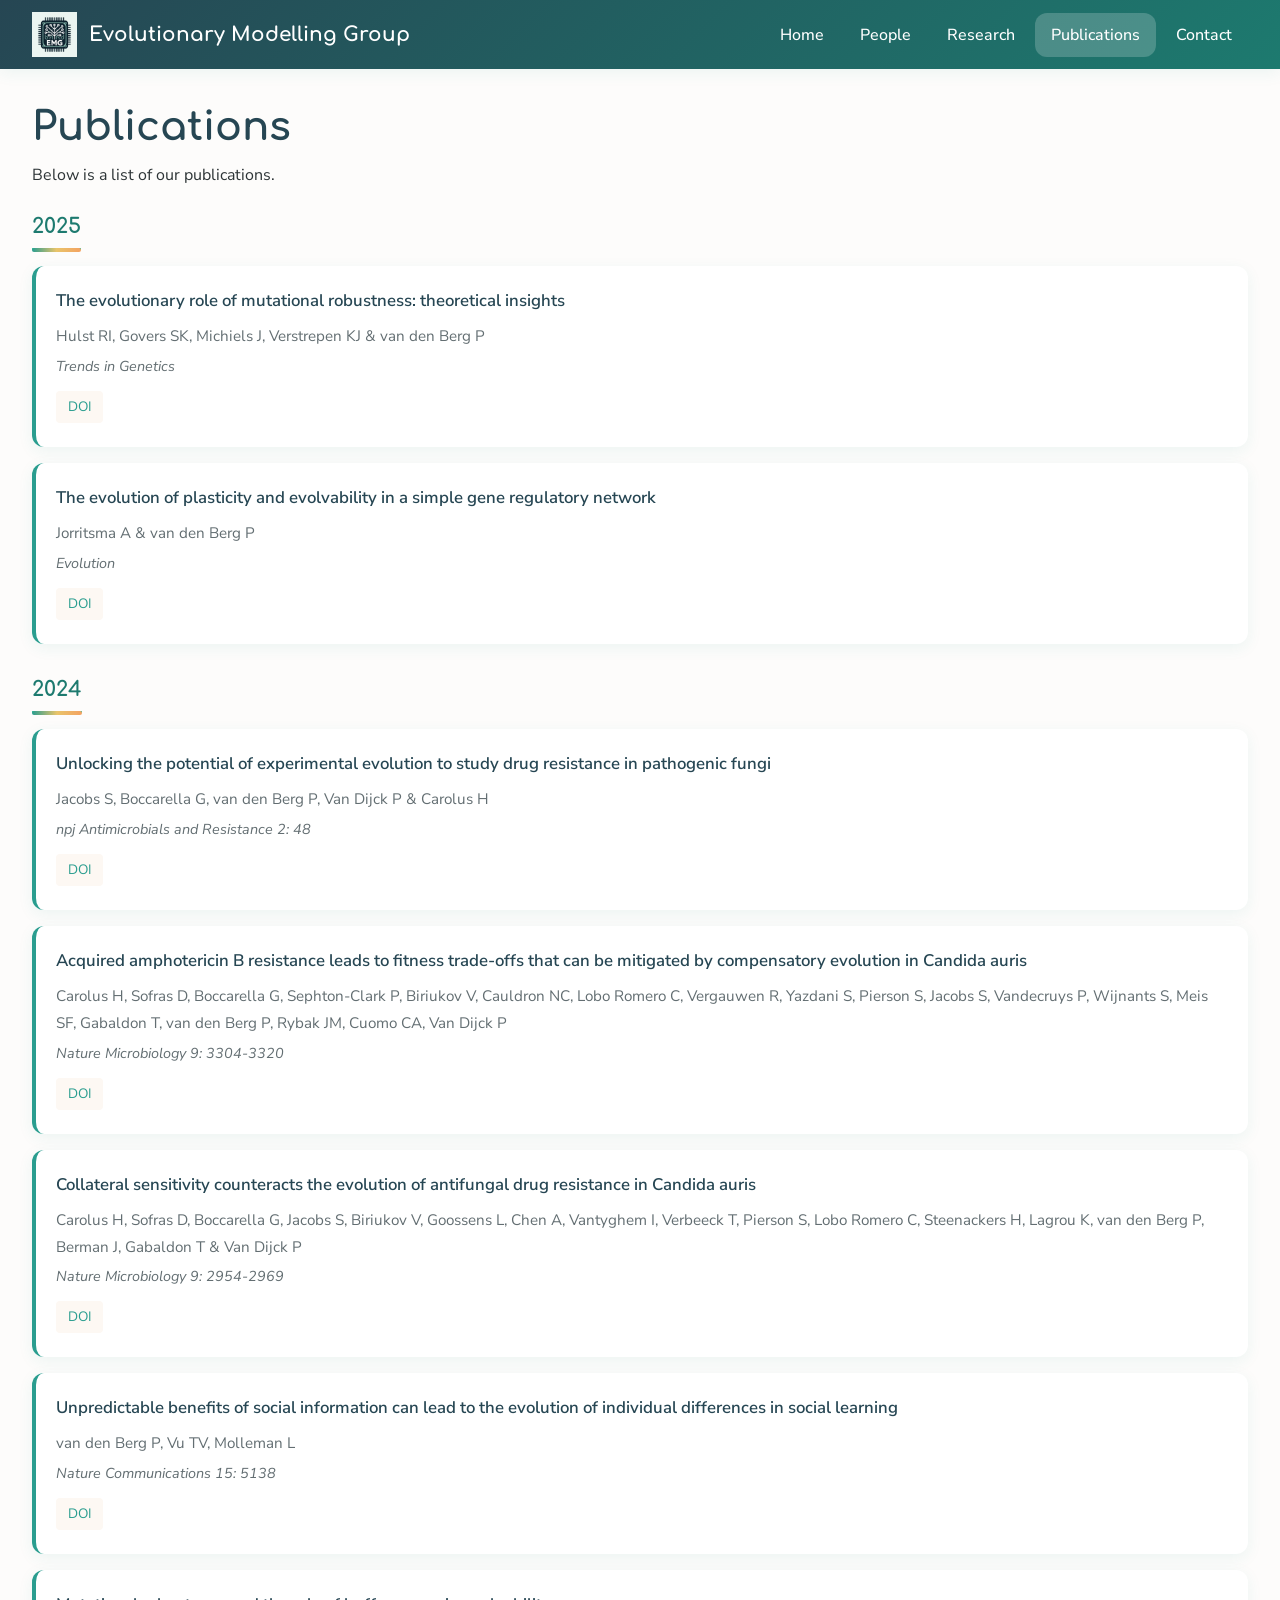
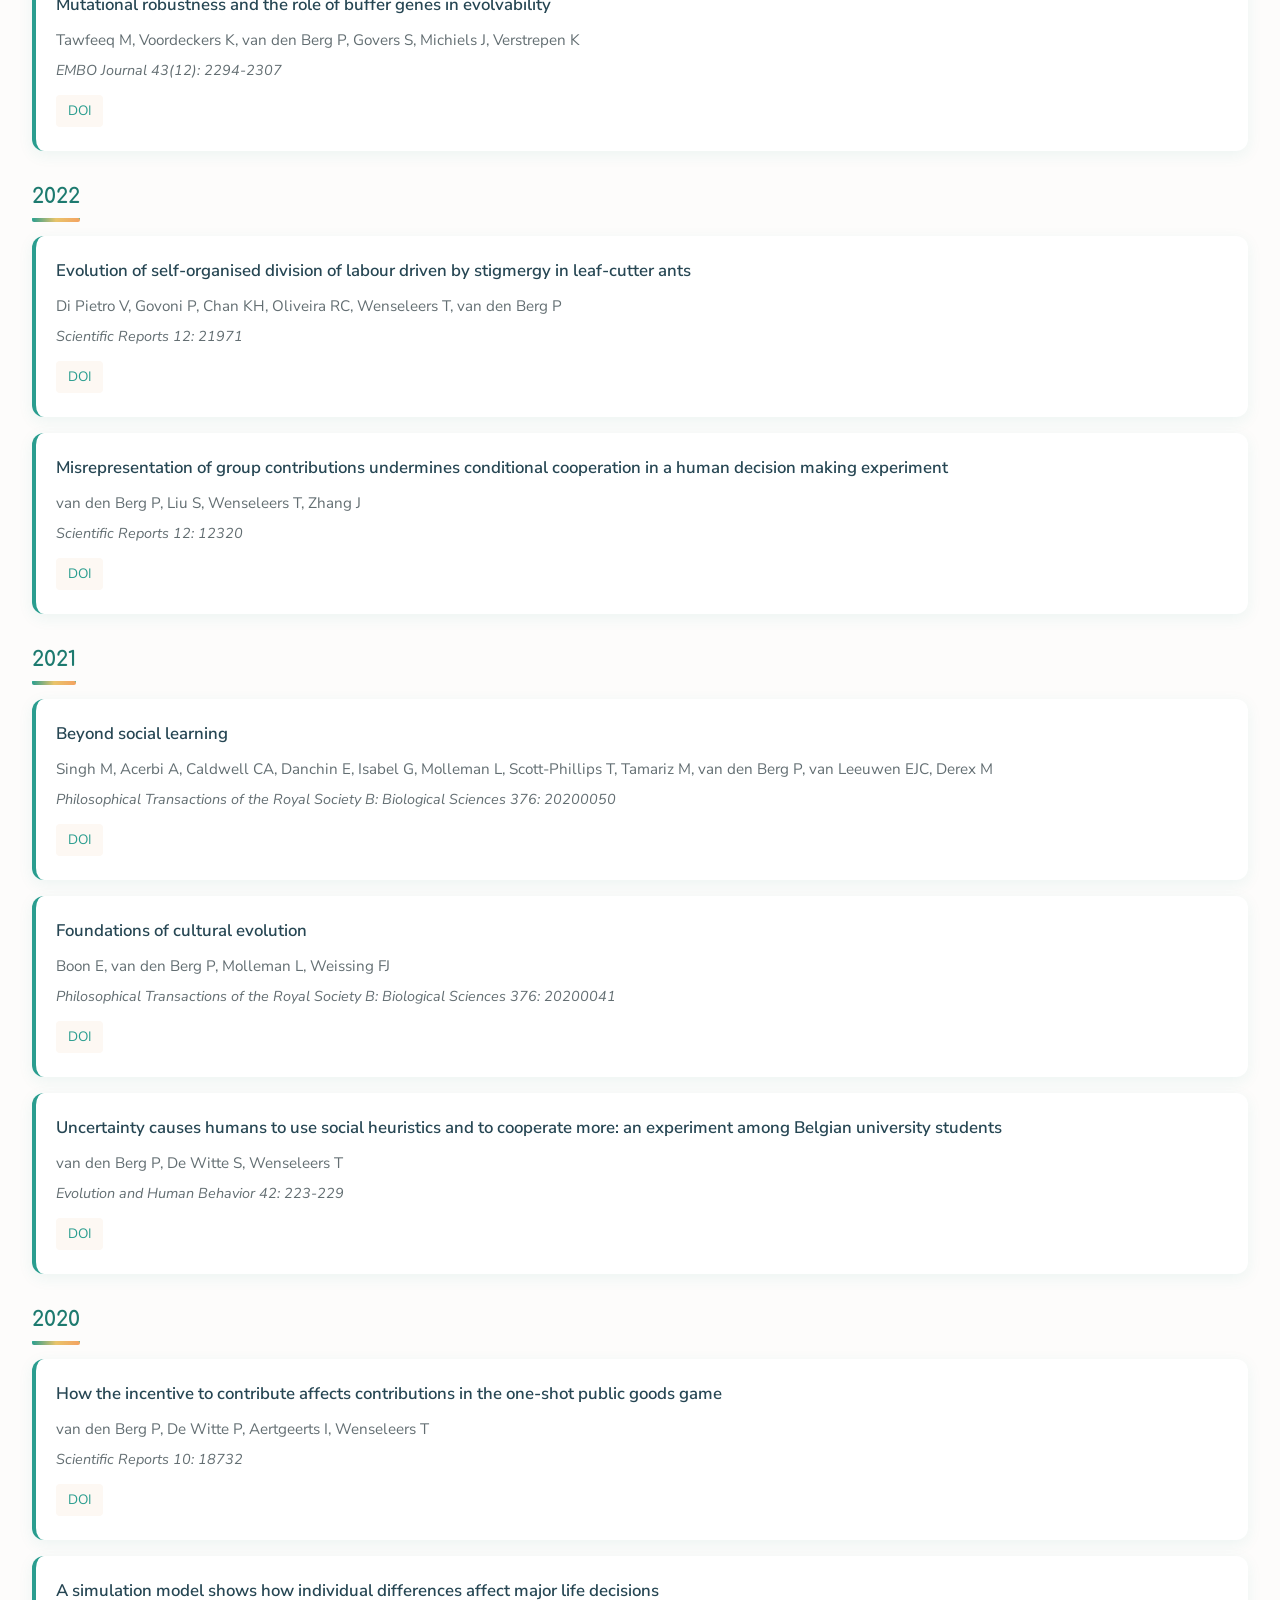
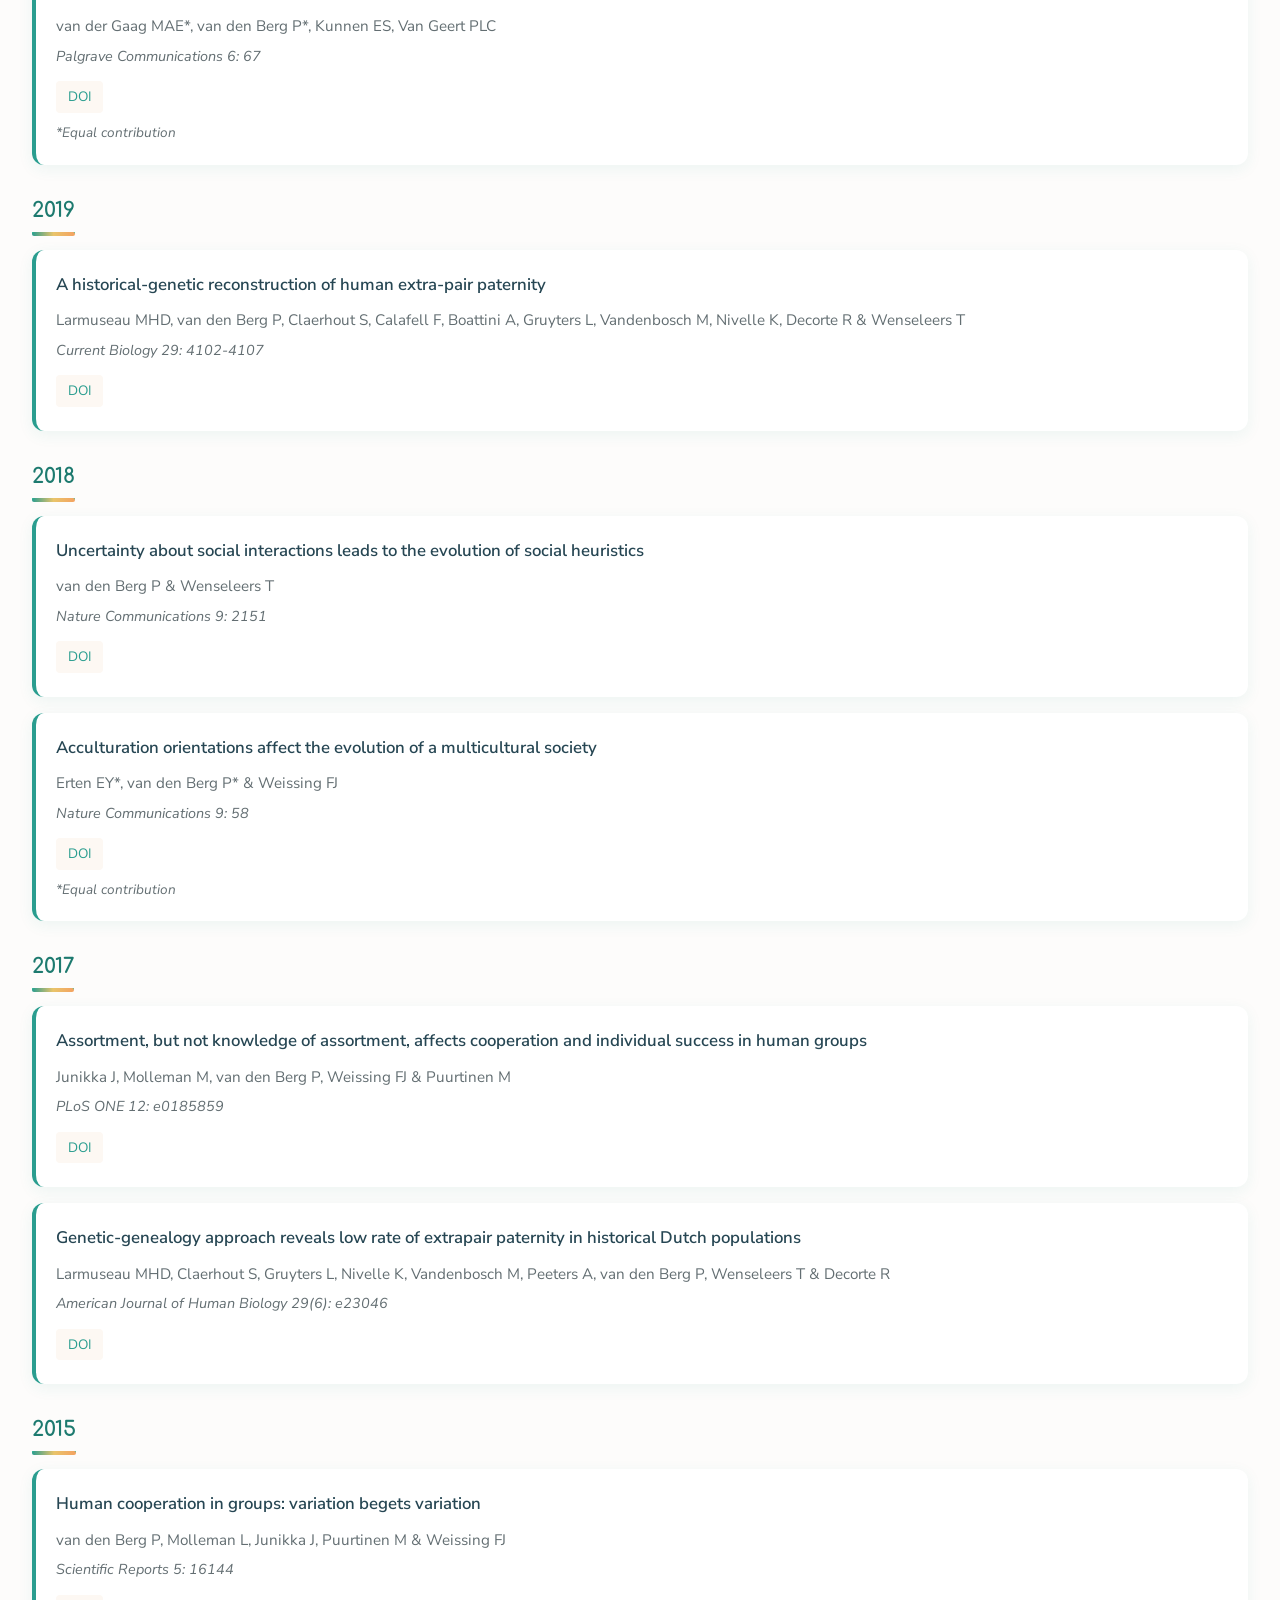
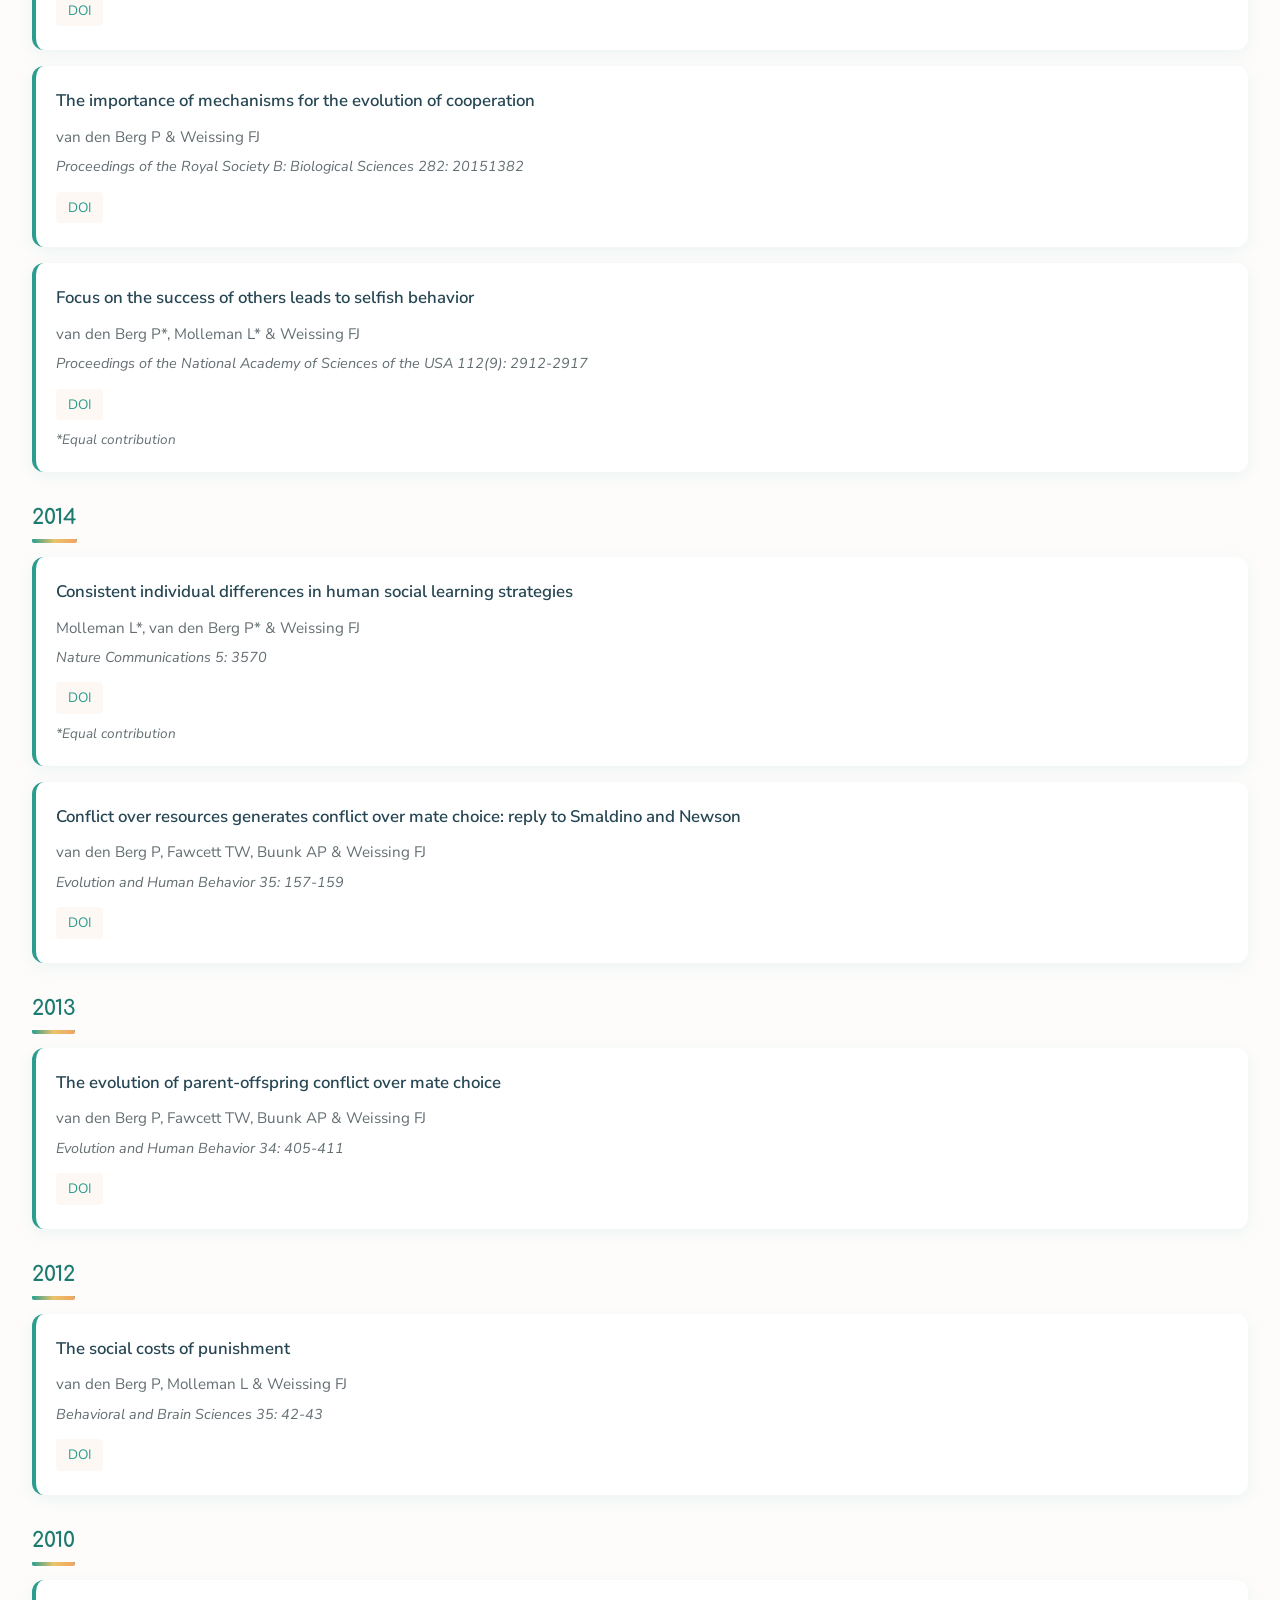
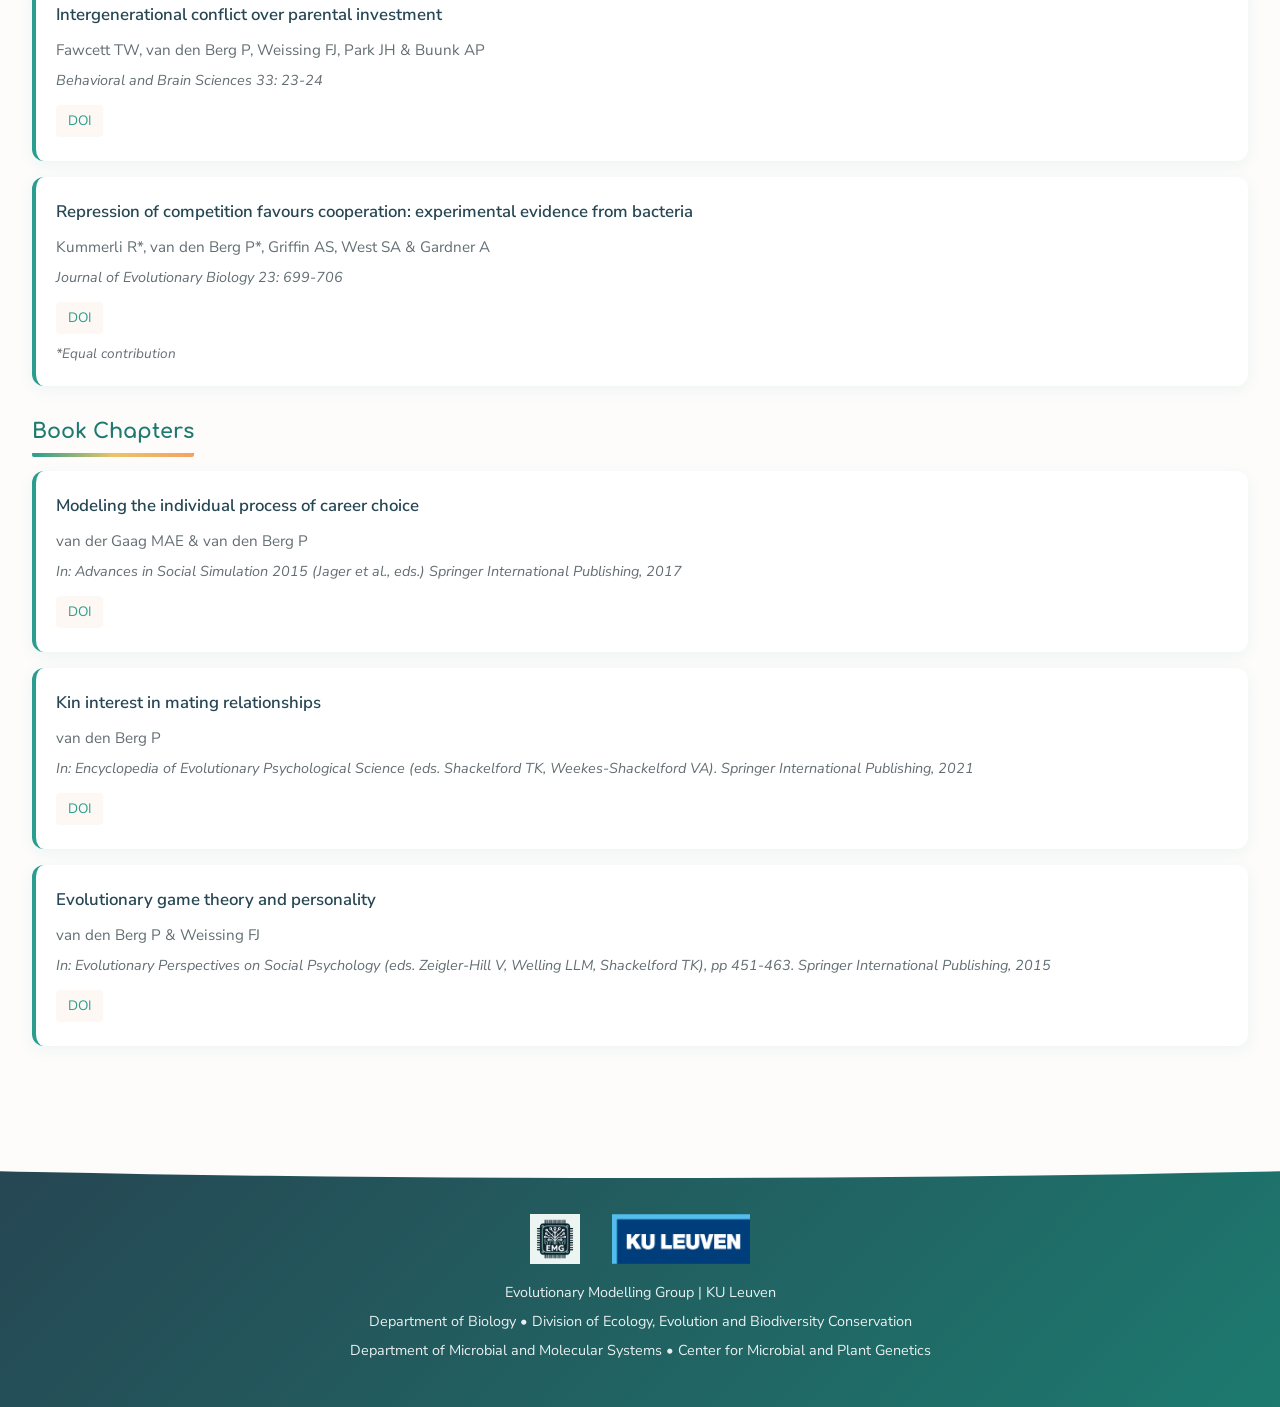
<file: publications.html>
<!DOCTYPE html>
<html lang="en">
<head>
    <meta charset="UTF-8">
    <meta name="viewport" content="width=device-width, initial-scale=1.0">
    <meta name="description" content="Publications from the Evolutionary Modelling Group at KU Leuven - peer-reviewed research on antibiotic resistance, evolvability, plasticity, mutational robustness, cooperation, and cultural evolution.">
    <meta name="keywords" content="publications, research papers, Piet van den Berg, Nature Communications, PNAS, Evolution, antibiotic resistance, evolvability, plasticity, cooperation, cultural evolution, KU Leuven">
    <meta name="author" content="Evolutionary Modelling Group, KU Leuven">
    <meta name="robots" content="index, follow">

    <!-- Open Graph / Facebook -->
    <meta property="og:type" content="website">
    <meta property="og:title" content="Publications | Evolutionary Modelling Group">
    <meta property="og:description" content="Peer-reviewed publications from the Evolutionary Modelling Group at KU Leuven.">
    <meta property="og:image" content="images/group-photo.jpg">
    <meta property="og:site_name" content="Evolutionary Modelling Group">

    <!-- Twitter Card -->
    <meta name="twitter:card" content="summary_large_image">
    <meta name="twitter:title" content="Publications | Evolutionary Modelling Group">
    <meta name="twitter:description" content="Peer-reviewed publications from the Evolutionary Modelling Group at KU Leuven.">
    <meta name="twitter:image" content="images/group-photo.jpg">

    <title>Publications | Evolutionary Modelling Group</title>
    <link rel="stylesheet" href="css/style.css">
    <link rel="icon" type="image/png" href="images/emg-logo.png">
    <link href="https://fonts.googleapis.com/css2?family=Press+Start+2P&display=swap" rel="stylesheet">
    <script>
    // Clear prehistoric mode on page refresh (but keep it during navigation)
    if (performance.navigation && performance.navigation.type === 1) {
        sessionStorage.removeItem('prehistoricMode');
    } else if (performance.getEntriesByType && performance.getEntriesByType('navigation').length > 0) {
        if (performance.getEntriesByType('navigation')[0].type === 'reload') {
            sessionStorage.removeItem('prehistoricMode');
        }
    }
    if(sessionStorage.getItem('prehistoricMode')==='true')document.documentElement.className='prehistoric-pending';
</script>
    <style>
        .year-section {
            margin-bottom: 2rem;
        }
        .year-header {
            font-size: 1.3rem;
            color: var(--primary-dark);
            border-bottom: 2px solid var(--primary-light);
            padding-bottom: 0.5rem;
            margin-bottom: 1rem;
        }
        .pub-item {
            padding: 1.25rem;
            margin-bottom: 1rem;
            background: var(--white);
            border-radius: var(--border-radius);
            box-shadow: var(--shadow);
            border-left: 4px solid var(--primary-color);
            transition: box-shadow 0.2s ease;
        }
        .pub-item:hover {
            box-shadow: var(--shadow-hover);
        }
        .pub-title {
            font-weight: 600;
            color: var(--secondary-color);
            margin-bottom: 0.5rem;
            font-size: 1.05rem;
        }
        .pub-authors {
            font-size: 0.95rem;
            color: var(--text-light);
            margin-bottom: 0.25rem;
        }
        .pub-authors strong {
            color: var(--text-color);
        }
        .pub-venue {
            font-style: italic;
            color: var(--text-light);
            font-size: 0.9rem;
        }
        .pub-links {
            margin-top: 0.75rem;
        }
        .pub-links a {
            display: inline-block;
            font-size: 0.85rem;
            padding: 0.25rem 0.75rem;
            background: var(--bg-warm);
            border-radius: 4px;
            margin-right: 0.5rem;
            margin-bottom: 0.25rem;
        }
        .equal-contrib {
            font-size: 0.85rem;
            color: var(--text-light);
            font-style: italic;
            margin-top: 0.25rem;
        }
    </style>
</head>
<body>
    <header>
        <div class="header-container">
            <div class="logo-section">
                <img src="images/emg-logo.png" alt="EMG Logo">
                <span class="site-title"><a href="index.html">Evolutionary Modelling Group</a></span>
            </div>
            <button class="menu-toggle" aria-label="Toggle menu">
                <span></span>
                <span></span>
                <span></span>
            </button>
            <nav>
                <ul>
                    <li><a href="index.html">Home</a></li>
                    <li><a href="people.html">People</a></li>
                    <li><a href="research.html">Research</a></li>
                    <li><a href="publications.html" class="active">Publications</a></li>
                    <li><a href="contact.html">Contact</a></li>
                </ul>
            </nav>
        </div>
    </header>

    <main>
        <h1>Publications</h1>
        <p class="section-intro">Below is a list of our publications.</p>

        <!-- 2025 -->
        <div class="year-section">
            <h2 class="year-header">2025</h2>

            <div class="pub-item">
                <div class="pub-title">The evolutionary role of mutational robustness: theoretical insights</div>
                <div class="pub-authors">Hulst RI, Govers SK, Michiels J, Verstrepen KJ & van den Berg P</div>
                <div class="pub-venue">Trends in Genetics</div>
                <div class="pub-links">
                    <a href="https://doi.org/10.1016/j.tig.2025.10.011" target="_blank" rel="noopener">DOI</a>
                </div>
            </div>

            <div class="pub-item">
                <div class="pub-title">The evolution of plasticity and evolvability in a simple gene regulatory network</div>
                <div class="pub-authors">Jorritsma A & van den Berg P</div>
                <div class="pub-venue">Evolution</div>
                <div class="pub-links">
                    <a href="https://doi.org/10.1093/evolut/qpaf219" target="_blank" rel="noopener">DOI</a>
                </div>
            </div>
        </div>

        <!-- 2024 -->
        <div class="year-section">
            <h2 class="year-header">2024</h2>

            <div class="pub-item">
                <div class="pub-title">Unlocking the potential of experimental evolution to study drug resistance in pathogenic fungi</div>
                <div class="pub-authors">Jacobs S, Boccarella G, van den Berg P, Van Dijck P & Carolus H</div>
                <div class="pub-venue">npj Antimicrobials and Resistance 2: 48</div>
                <div class="pub-links">
                    <a href="https://doi.org/10.1038/s44259-024-00064-1" target="_blank" rel="noopener">DOI</a>
                </div>
            </div>

            <div class="pub-item">
                <div class="pub-title">Acquired amphotericin B resistance leads to fitness trade-offs that can be mitigated by compensatory evolution in Candida auris</div>
                <div class="pub-authors">Carolus H, Sofras D, Boccarella G, Sephton-Clark P, Biriukov V, Cauldron NC, Lobo Romero C, Vergauwen R, Yazdani S, Pierson S, Jacobs S, Vandecruys P, Wijnants S, Meis SF, Gabaldon T, van den Berg P, Rybak JM, Cuomo CA, Van Dijck P</div>
                <div class="pub-venue">Nature Microbiology 9: 3304-3320</div>
                <div class="pub-links">
                    <a href="https://doi.org/10.1038/s41564-024-01854-z" target="_blank" rel="noopener">DOI</a>
                </div>
            </div>

            <div class="pub-item">
                <div class="pub-title">Collateral sensitivity counteracts the evolution of antifungal drug resistance in Candida auris</div>
                <div class="pub-authors">Carolus H, Sofras D, Boccarella G, Jacobs S, Biriukov V, Goossens L, Chen A, Vantyghem I, Verbeeck T, Pierson S, Lobo Romero C, Steenackers H, Lagrou K, van den Berg P, Berman J, Gabaldon T & Van Dijck P</div>
                <div class="pub-venue">Nature Microbiology 9: 2954-2969</div>
                <div class="pub-links">
                    <a href="https://doi.org/10.1038/s41564-024-01811-w" target="_blank" rel="noopener">DOI</a>
                </div>
            </div>

            <div class="pub-item">
                <div class="pub-title">Unpredictable benefits of social information can lead to the evolution of individual differences in social learning</div>
                <div class="pub-authors">van den Berg P, Vu TV, Molleman L</div>
                <div class="pub-venue">Nature Communications 15: 5138</div>
                <div class="pub-links">
                    <a href="https://doi.org/10.1038/s41467-024-49530-4" target="_blank" rel="noopener">DOI</a>
                </div>
            </div>

            <div class="pub-item">
                <div class="pub-title">Mutational robustness and the role of buffer genes in evolvability</div>
                <div class="pub-authors">Tawfeeq M, Voordeckers K, van den Berg P, Govers S, Michiels J, Verstrepen K</div>
                <div class="pub-venue">EMBO Journal 43(12): 2294-2307</div>
                <div class="pub-links">
                    <a href="https://doi.org/10.1038/s44318-024-00109-1" target="_blank" rel="noopener">DOI</a>
                </div>
            </div>
        </div>

        <!-- 2022 -->
        <div class="year-section">
            <h2 class="year-header">2022</h2>

            <div class="pub-item">
                <div class="pub-title">Evolution of self-organised division of labour driven by stigmergy in leaf-cutter ants</div>
                <div class="pub-authors">Di Pietro V, Govoni P, Chan KH, Oliveira RC, Wenseleers T, van den Berg P</div>
                <div class="pub-venue">Scientific Reports 12: 21971</div>
                <div class="pub-links">
                    <a href="https://doi.org/10.1038/s41598-022-26324-6" target="_blank" rel="noopener">DOI</a>
                </div>
            </div>

            <div class="pub-item">
                <div class="pub-title">Misrepresentation of group contributions undermines conditional cooperation in a human decision making experiment</div>
                <div class="pub-authors">van den Berg P, Liu S, Wenseleers T, Zhang J</div>
                <div class="pub-venue">Scientific Reports 12: 12320</div>
                <div class="pub-links">
                    <a href="https://doi.org/10.1038/s41598-022-16613-5" target="_blank" rel="noopener">DOI</a>
                </div>
            </div>
        </div>

        <!-- 2021 -->
        <div class="year-section">
            <h2 class="year-header">2021</h2>

            <div class="pub-item">
                <div class="pub-title">Beyond social learning</div>
                <div class="pub-authors">Singh M, Acerbi A, Caldwell CA, Danchin E, Isabel G, Molleman L, Scott-Phillips T, Tamariz M, van den Berg P, van Leeuwen EJC, Derex M</div>
                <div class="pub-venue">Philosophical Transactions of the Royal Society B: Biological Sciences 376: 20200050</div>
                <div class="pub-links">
                    <a href="https://doi.org/10.1098/rstb.2020.0050" target="_blank" rel="noopener">DOI</a>
                </div>
            </div>

            <div class="pub-item">
                <div class="pub-title">Foundations of cultural evolution</div>
                <div class="pub-authors">Boon E, van den Berg P, Molleman L, Weissing FJ</div>
                <div class="pub-venue">Philosophical Transactions of the Royal Society B: Biological Sciences 376: 20200041</div>
                <div class="pub-links">
                    <a href="https://doi.org/10.1098/rstb.2020.0041" target="_blank" rel="noopener">DOI</a>
                </div>
            </div>

            <div class="pub-item">
                <div class="pub-title">Uncertainty causes humans to use social heuristics and to cooperate more: an experiment among Belgian university students</div>
                <div class="pub-authors">van den Berg P, De Witte S, Wenseleers T</div>
                <div class="pub-venue">Evolution and Human Behavior 42: 223-229</div>
                <div class="pub-links">
                    <a href="https://doi.org/10.1016/j.evolhumbehav.2020.10.003" target="_blank" rel="noopener">DOI</a>
                </div>
            </div>
        </div>

        <!-- 2020 -->
        <div class="year-section">
            <h2 class="year-header">2020</h2>

            <div class="pub-item">
                <div class="pub-title">How the incentive to contribute affects contributions in the one-shot public goods game</div>
                <div class="pub-authors">van den Berg P, De Witte P, Aertgeerts I, Wenseleers T</div>
                <div class="pub-venue">Scientific Reports 10: 18732</div>
                <div class="pub-links">
                    <a href="https://doi.org/10.1038/s41598-020-75729-8" target="_blank" rel="noopener">DOI</a>
                </div>
            </div>

            <div class="pub-item">
                <div class="pub-title">A simulation model shows how individual differences affect major life decisions</div>
                <div class="pub-authors">van der Gaag MAE*, van den Berg P*, Kunnen ES, Van Geert PLC</div>
                <div class="pub-venue">Palgrave Communications 6: 67</div>
                <div class="pub-links">
                    <a href="https://doi.org/10.1057/s41599-020-0446-z" target="_blank" rel="noopener">DOI</a>
                </div>
                <div class="equal-contrib">*Equal contribution</div>
            </div>
        </div>

        <!-- 2019 -->
        <div class="year-section">
            <h2 class="year-header">2019</h2>

            <div class="pub-item">
                <div class="pub-title">A historical-genetic reconstruction of human extra-pair paternity</div>
                <div class="pub-authors">Larmuseau MHD, van den Berg P, Claerhout S, Calafell F, Boattini A, Gruyters L, Vandenbosch M, Nivelle K, Decorte R & Wenseleers T</div>
                <div class="pub-venue">Current Biology 29: 4102-4107</div>
                <div class="pub-links">
                    <a href="https://doi.org/10.1016/j.cub.2019.09.075" target="_blank" rel="noopener">DOI</a>
                </div>
            </div>
        </div>

        <!-- 2018 -->
        <div class="year-section">
            <h2 class="year-header">2018</h2>

            <div class="pub-item">
                <div class="pub-title">Uncertainty about social interactions leads to the evolution of social heuristics</div>
                <div class="pub-authors">van den Berg P & Wenseleers T</div>
                <div class="pub-venue">Nature Communications 9: 2151</div>
                <div class="pub-links">
                    <a href="https://doi.org/10.1038/s41467-018-04493-1" target="_blank" rel="noopener">DOI</a>
                </div>
            </div>

            <div class="pub-item">
                <div class="pub-title">Acculturation orientations affect the evolution of a multicultural society</div>
                <div class="pub-authors">Erten EY*, van den Berg P* & Weissing FJ</div>
                <div class="pub-venue">Nature Communications 9: 58</div>
                <div class="pub-links">
                    <a href="https://doi.org/10.1038/s41467-017-02513-0" target="_blank" rel="noopener">DOI</a>
                </div>
                <div class="equal-contrib">*Equal contribution</div>
            </div>
        </div>

        <!-- 2017 -->
        <div class="year-section">
            <h2 class="year-header">2017</h2>

            <div class="pub-item">
                <div class="pub-title">Assortment, but not knowledge of assortment, affects cooperation and individual success in human groups</div>
                <div class="pub-authors">Junikka J, Molleman M, van den Berg P, Weissing FJ & Puurtinen M</div>
                <div class="pub-venue">PLoS ONE 12: e0185859</div>
                <div class="pub-links">
                    <a href="https://doi.org/10.1371/journal.pone.0185859" target="_blank" rel="noopener">DOI</a>
                </div>
            </div>

            <div class="pub-item">
                <div class="pub-title">Genetic-genealogy approach reveals low rate of extrapair paternity in historical Dutch populations</div>
                <div class="pub-authors">Larmuseau MHD, Claerhout S, Gruyters L, Nivelle K, Vandenbosch M, Peeters A, van den Berg P, Wenseleers T & Decorte R</div>
                <div class="pub-venue">American Journal of Human Biology 29(6): e23046</div>
                <div class="pub-links">
                    <a href="https://doi.org/10.1002/ajhb.23046" target="_blank" rel="noopener">DOI</a>
                </div>
            </div>
        </div>

        <!-- 2015 -->
        <div class="year-section">
            <h2 class="year-header">2015</h2>

            <div class="pub-item">
                <div class="pub-title">Human cooperation in groups: variation begets variation</div>
                <div class="pub-authors">van den Berg P, Molleman L, Junikka J, Puurtinen M & Weissing FJ</div>
                <div class="pub-venue">Scientific Reports 5: 16144</div>
                <div class="pub-links">
                    <a href="https://doi.org/10.1038/srep16144" target="_blank" rel="noopener">DOI</a>
                </div>
            </div>

            <div class="pub-item">
                <div class="pub-title">The importance of mechanisms for the evolution of cooperation</div>
                <div class="pub-authors">van den Berg P & Weissing FJ</div>
                <div class="pub-venue">Proceedings of the Royal Society B: Biological Sciences 282: 20151382</div>
                <div class="pub-links">
                    <a href="https://doi.org/10.1098/rspb.2015.1382" target="_blank" rel="noopener">DOI</a>
                </div>
            </div>

            <div class="pub-item">
                <div class="pub-title">Focus on the success of others leads to selfish behavior</div>
                <div class="pub-authors">van den Berg P*, Molleman L* & Weissing FJ</div>
                <div class="pub-venue">Proceedings of the National Academy of Sciences of the USA 112(9): 2912-2917</div>
                <div class="pub-links">
                    <a href="https://doi.org/10.1073/pnas.1417203112" target="_blank" rel="noopener">DOI</a>
                </div>
                <div class="equal-contrib">*Equal contribution</div>
            </div>
        </div>

        <!-- 2014 -->
        <div class="year-section">
            <h2 class="year-header">2014</h2>

            <div class="pub-item">
                <div class="pub-title">Consistent individual differences in human social learning strategies</div>
                <div class="pub-authors">Molleman L*, van den Berg P* & Weissing FJ</div>
                <div class="pub-venue">Nature Communications 5: 3570</div>
                <div class="pub-links">
                    <a href="https://doi.org/10.1038/ncomms4570" target="_blank" rel="noopener">DOI</a>
                </div>
                <div class="equal-contrib">*Equal contribution</div>
            </div>

            <div class="pub-item">
                <div class="pub-title">Conflict over resources generates conflict over mate choice: reply to Smaldino and Newson</div>
                <div class="pub-authors">van den Berg P, Fawcett TW, Buunk AP & Weissing FJ</div>
                <div class="pub-venue">Evolution and Human Behavior 35: 157-159</div>
                <div class="pub-links">
                    <a href="https://doi.org/10.1016/j.evolhumbehav.2013.12.004" target="_blank" rel="noopener">DOI</a>
                </div>
            </div>
        </div>

        <!-- 2013 -->
        <div class="year-section">
            <h2 class="year-header">2013</h2>

            <div class="pub-item">
                <div class="pub-title">The evolution of parent-offspring conflict over mate choice</div>
                <div class="pub-authors">van den Berg P, Fawcett TW, Buunk AP & Weissing FJ</div>
                <div class="pub-venue">Evolution and Human Behavior 34: 405-411</div>
                <div class="pub-links">
                    <a href="https://doi.org/10.1016/j.evolhumbehav.2013.07.004" target="_blank" rel="noopener">DOI</a>
                </div>
            </div>
        </div>

        <!-- 2012 -->
        <div class="year-section">
            <h2 class="year-header">2012</h2>

            <div class="pub-item">
                <div class="pub-title">The social costs of punishment</div>
                <div class="pub-authors">van den Berg P, Molleman L & Weissing FJ</div>
                <div class="pub-venue">Behavioral and Brain Sciences 35: 42-43</div>
                <div class="pub-links">
                    <a href="https://doi.org/10.1017/S0140525X11001348" target="_blank" rel="noopener">DOI</a>
                </div>
            </div>
        </div>

        <!-- 2010 -->
        <div class="year-section">
            <h2 class="year-header">2010</h2>

            <div class="pub-item">
                <div class="pub-title">Intergenerational conflict over parental investment</div>
                <div class="pub-authors">Fawcett TW, van den Berg P, Weissing FJ, Park JH & Buunk AP</div>
                <div class="pub-venue">Behavioral and Brain Sciences 33: 23-24</div>
                <div class="pub-links">
                    <a href="https://doi.org/10.1017/S0140525X09991610" target="_blank" rel="noopener">DOI</a>
                </div>
            </div>

            <div class="pub-item">
                <div class="pub-title">Repression of competition favours cooperation: experimental evidence from bacteria</div>
                <div class="pub-authors">Kummerli R*, van den Berg P*, Griffin AS, West SA & Gardner A</div>
                <div class="pub-venue">Journal of Evolutionary Biology 23: 699-706</div>
                <div class="pub-links">
                    <a href="https://doi.org/10.1111/j.1420-9101.2010.01936.x" target="_blank" rel="noopener">DOI</a>
                </div>
                <div class="equal-contrib">*Equal contribution</div>
            </div>
        </div>

        <!-- Book Chapters -->
        <div class="year-section">
            <h2 class="year-header">Book Chapters</h2>

            <div class="pub-item">
                <div class="pub-title">Modeling the individual process of career choice</div>
                <div class="pub-authors">van der Gaag MAE & van den Berg P</div>
                <div class="pub-venue">In: Advances in Social Simulation 2015 (Jager et al., eds.) Springer International Publishing, 2017</div>
                <div class="pub-links">
                    <a href="https://doi.org/10.1007/978-3-319-47253-9_40" target="_blank" rel="noopener">DOI</a>
                </div>
            </div>

            <div class="pub-item">
                <div class="pub-title">Kin interest in mating relationships</div>
                <div class="pub-authors">van den Berg P</div>
                <div class="pub-venue">In: Encyclopedia of Evolutionary Psychological Science (eds. Shackelford TK, Weekes-Shackelford VA). Springer International Publishing, 2021</div>
                <div class="pub-links">
                    <a href="https://doi.org/10.1007/978-3-319-19650-3_1138" target="_blank" rel="noopener">DOI</a>
                </div>
            </div>

            <div class="pub-item">
                <div class="pub-title">Evolutionary game theory and personality</div>
                <div class="pub-authors">van den Berg P & Weissing FJ</div>
                <div class="pub-venue">In: Evolutionary Perspectives on Social Psychology (eds. Zeigler-Hill V, Welling LLM, Shackelford TK), pp 451-463. Springer International Publishing, 2015</div>
                <div class="pub-links">
                    <a href="https://doi.org/10.1007/978-3-319-12697-5_34" target="_blank" rel="noopener">DOI</a>
                </div>
            </div>
        </div>

    </main>

    <footer>
        <div class="footer-logos">
            <img src="images/emg-logo.png" alt="EMG">
            <img src="images/ku-leuven-logo.png" alt="KU Leuven">
        </div>
        <p>Evolutionary Modelling Group | KU Leuven</p>
        <p>Department of Biology &bull; Division of Ecology, Evolution and Biodiversity Conservation</p>
        <p>Department of Microbial and Molecular Systems &bull; Center for Microbial and Plant Genetics</p>
    </footer>

    <script>
        // Hamburger menu toggle
        document.querySelector('.menu-toggle').addEventListener('click', function() {
            this.classList.toggle('active');
            document.querySelector('nav').classList.toggle('active');
        });
        // Check for prehistoric mode (survives navigation, not refresh)
        if (sessionStorage.getItem('prehistoricMode') === 'true') {
            document.body.classList.add('prehistoric');
        }
    </script>
</body>
</html>
</file>
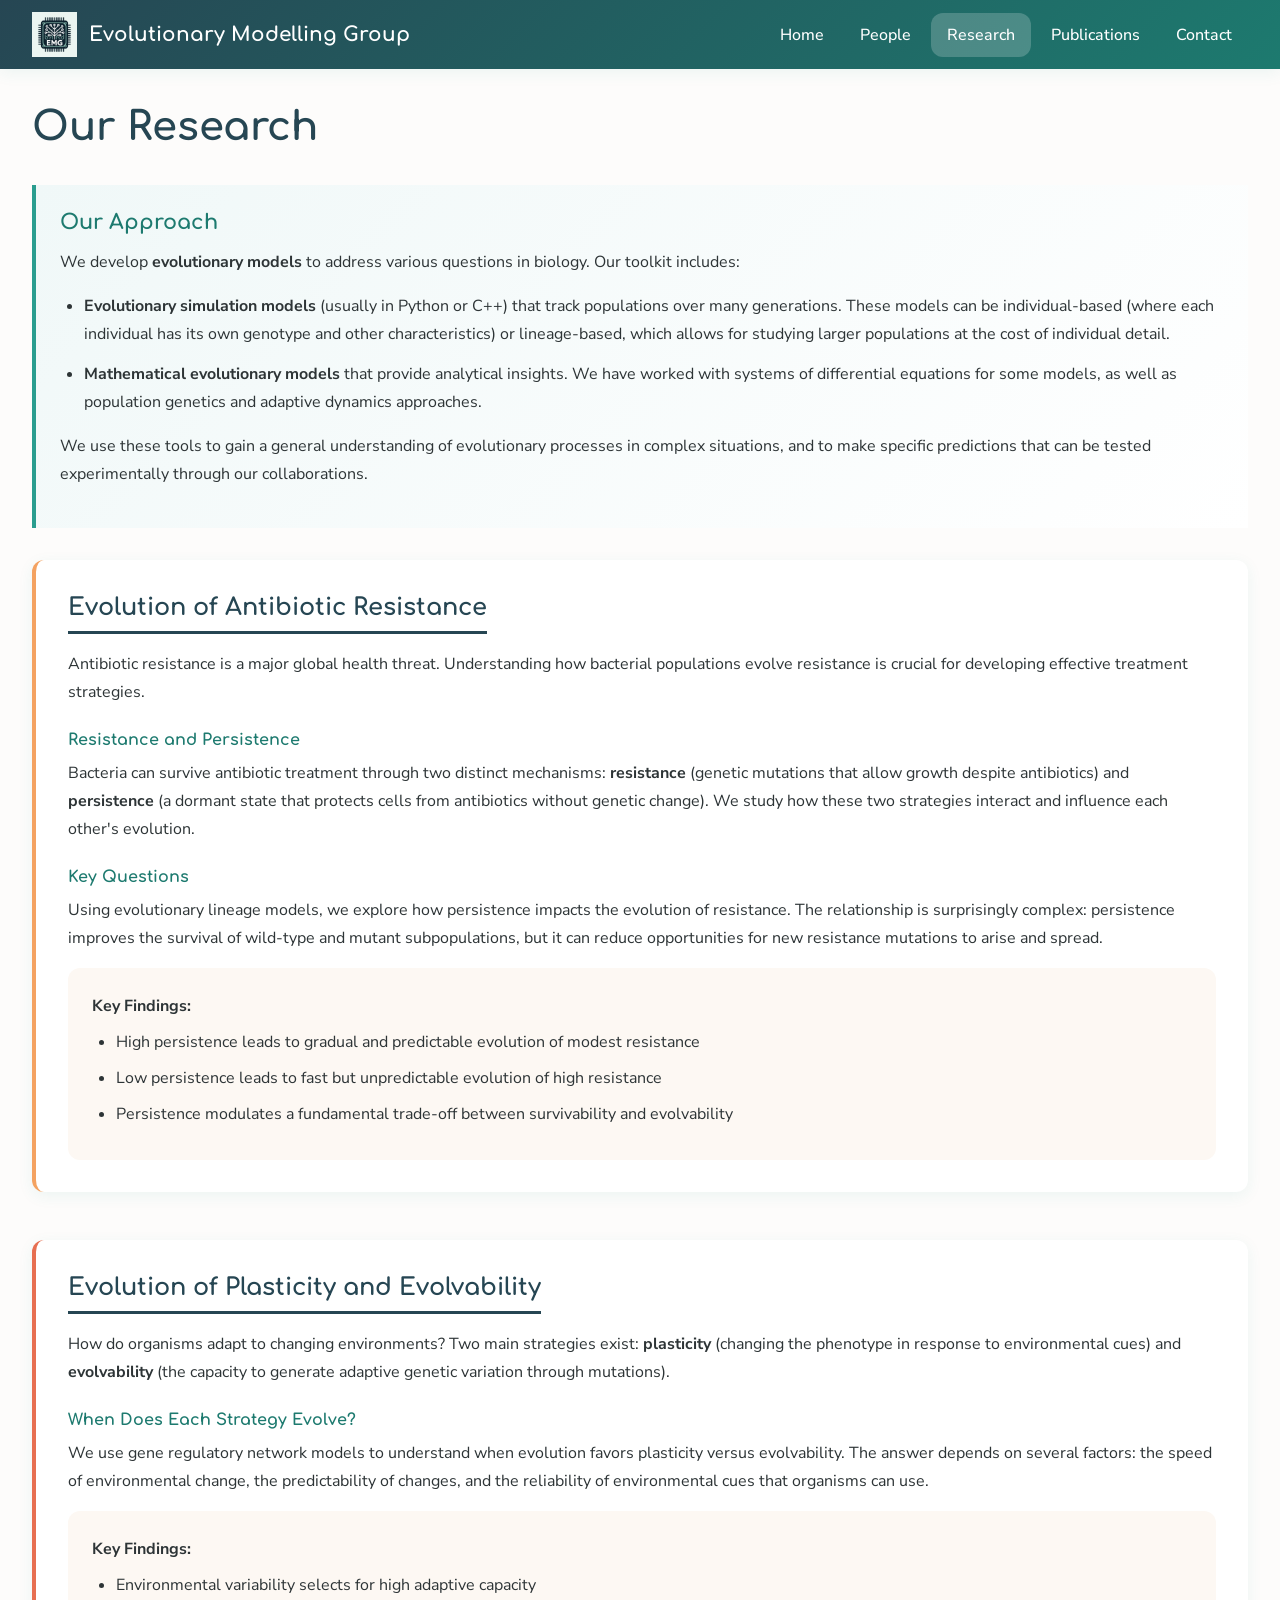
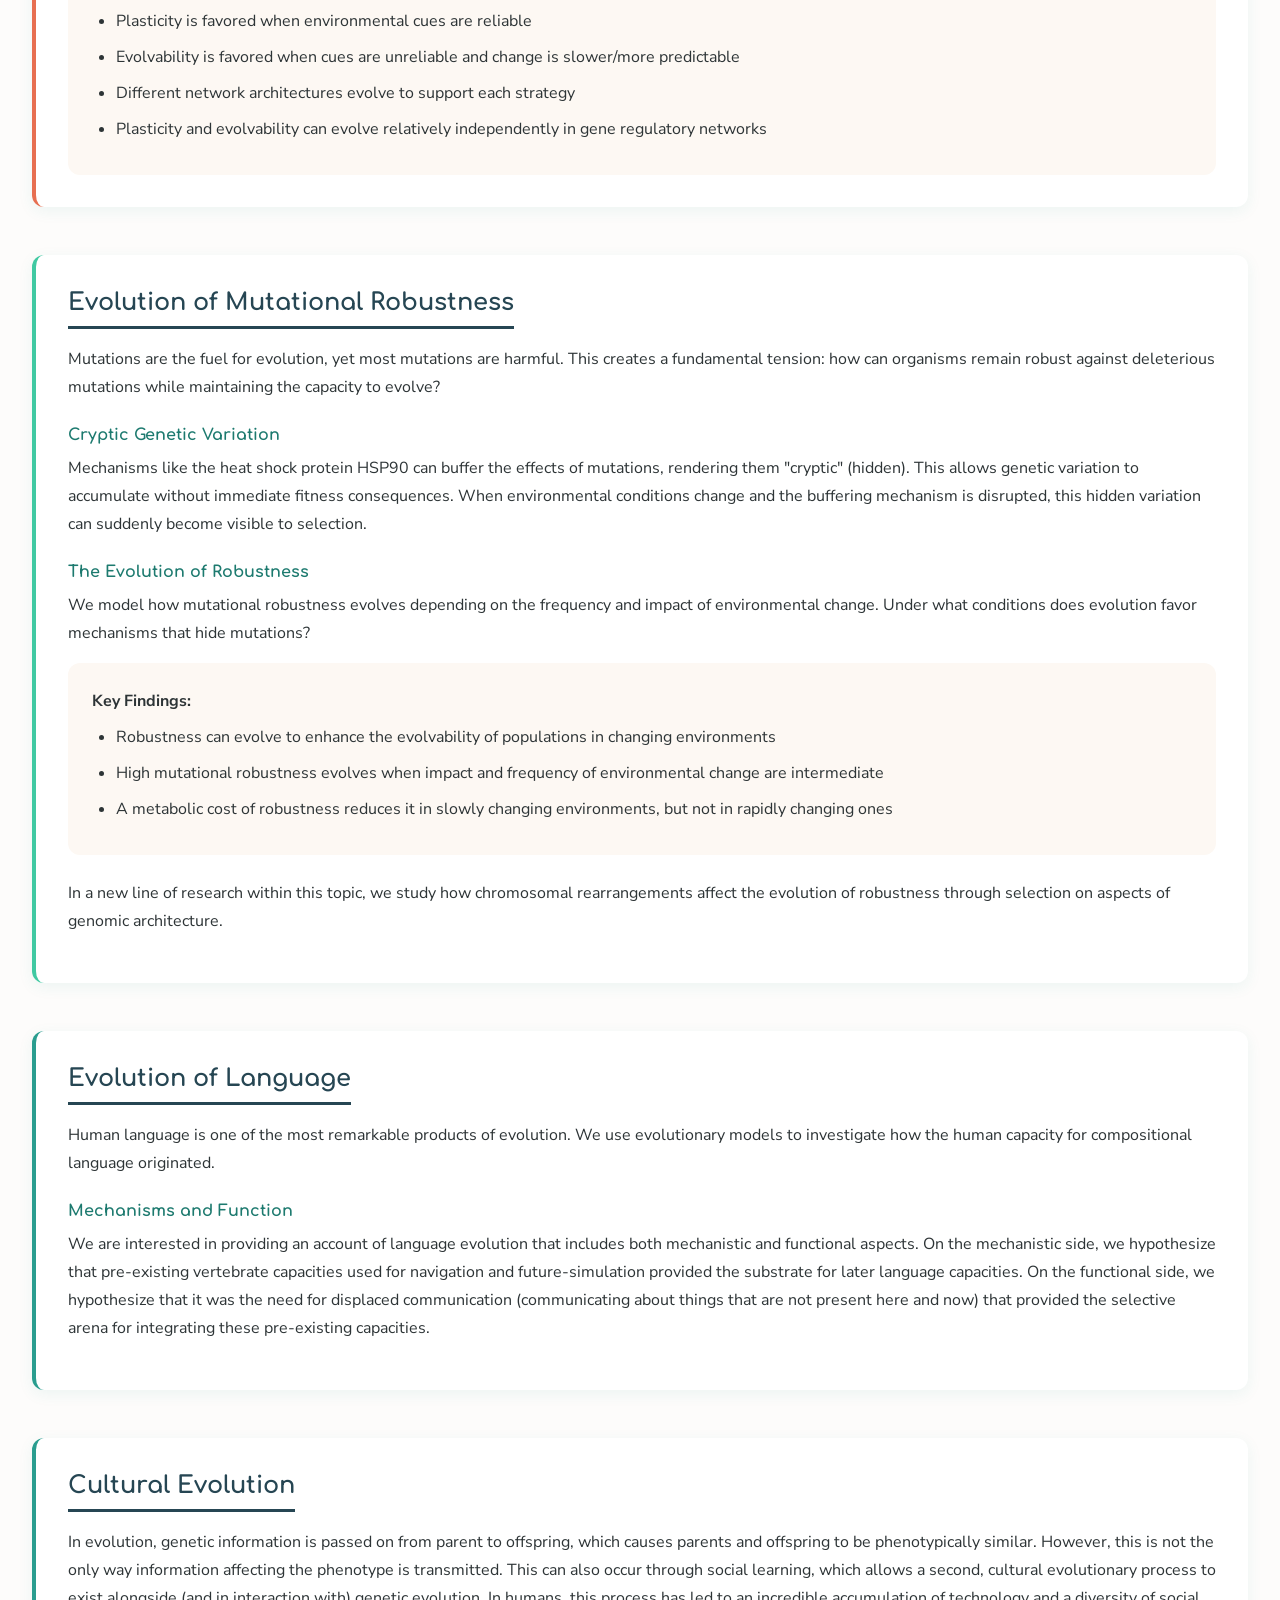
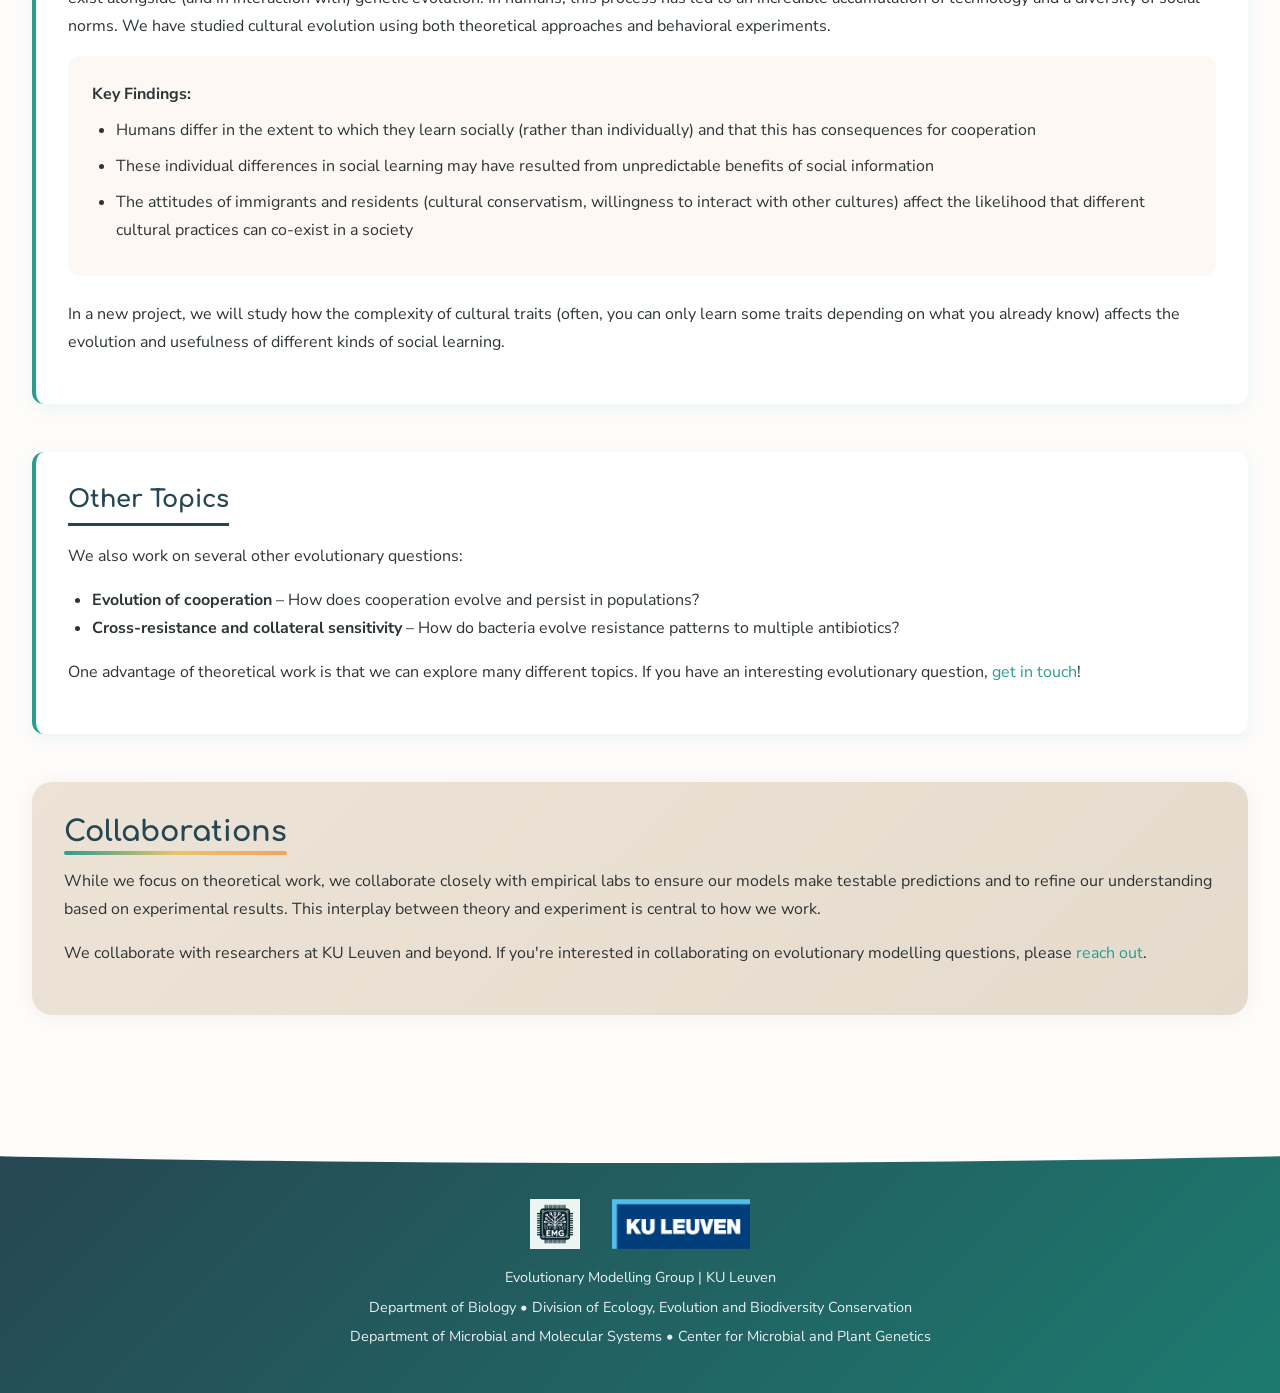
<file: research.html>
<!DOCTYPE html>
<html lang="en">
<head>
    <meta charset="UTF-8">
    <meta name="viewport" content="width=device-width, initial-scale=1.0">
    <meta name="description" content="Research on antibiotic resistance evolution, evolvability, plasticity, mutational robustness, language evolution, and cultural evolution at the Evolutionary Modelling Group, KU Leuven.">
    <meta name="keywords" content="antibiotic resistance, bacterial persistence, evolvability, phenotypic plasticity, mutational robustness, cryptic genetic variation, HSP90, language evolution, cultural evolution, social learning, gene regulatory networks, evolutionary simulation, theoretical biology, KU Leuven">
    <meta name="author" content="Evolutionary Modelling Group, KU Leuven">
    <meta name="robots" content="index, follow">

    <!-- Open Graph / Facebook -->
    <meta property="og:type" content="website">
    <meta property="og:title" content="Research | Evolutionary Modelling Group">
    <meta property="og:description" content="Research on antibiotic resistance evolution, evolvability, plasticity, mutational robustness, language evolution, and cultural evolution.">
    <meta property="og:image" content="images/group-photo.jpg">
    <meta property="og:site_name" content="Evolutionary Modelling Group">

    <!-- Twitter Card -->
    <meta name="twitter:card" content="summary_large_image">
    <meta name="twitter:title" content="Research | Evolutionary Modelling Group">
    <meta name="twitter:description" content="Research on antibiotic resistance evolution, evolvability, plasticity, mutational robustness, language evolution, and cultural evolution.">
    <meta name="twitter:image" content="images/group-photo.jpg">

    <title>Research | Evolutionary Modelling Group</title>
    <link rel="stylesheet" href="css/style.css">
    <link rel="icon" type="image/png" href="images/emg-logo.png">
    <link href="https://fonts.googleapis.com/css2?family=Press+Start+2P&display=swap" rel="stylesheet">
    <script>
    // Clear prehistoric mode on page refresh (but keep it during navigation)
    if (performance.navigation && performance.navigation.type === 1) {
        sessionStorage.removeItem('prehistoricMode');
    } else if (performance.getEntriesByType && performance.getEntriesByType('navigation').length > 0) {
        if (performance.getEntriesByType('navigation')[0].type === 'reload') {
            sessionStorage.removeItem('prehistoricMode');
        }
    }
    if(sessionStorage.getItem('prehistoricMode')==='true')document.documentElement.className='prehistoric-pending';
</script>
    <style>
        .research-topic {
            margin-bottom: 3rem;
            padding: 2rem;
            background: var(--white);
            border-radius: var(--border-radius);
            box-shadow: var(--shadow);
            transition: box-shadow 0.2s ease;
            border-left: 4px solid var(--primary-color);
        }
        .research-topic:nth-child(2) { border-left-color: var(--accent-color); }
        .research-topic:nth-child(3) { border-left-color: var(--accent-warm); }
        .research-topic:nth-child(4) { border-left-color: var(--accent-coral); }
        .research-topic:nth-child(5) { border-left-color: var(--primary-light); }
        .research-topic:nth-child(6) { border-left-color: var(--primary-color); }
        .research-topic:hover {
            box-shadow: var(--shadow-hover);
        }
        .research-topic h3 {
            font-size: 1.5rem;
            color: var(--secondary-color);
            margin-bottom: 1rem;
            padding-bottom: 0.5rem;
            border-bottom: 3px solid currentColor;
            display: inline-block;
        }
        .research-topic h4 {
            color: var(--primary-dark);
            margin-top: 1.5rem;
            margin-bottom: 0.5rem;
        }
        .key-findings {
            background: var(--bg-warm);
            padding: 1.5rem;
            border-radius: var(--border-radius);
            margin-top: 1rem;
        }
        .key-findings ul {
            margin-left: 1.5rem;
            margin-top: 0.5rem;
        }
        .key-findings li {
            margin-bottom: 0.5rem;
        }
        .approach-box {
            background: linear-gradient(135deg, #f0f8f8 0%, var(--white) 100%);
            border-left: 4px solid var(--primary-color);
            padding: 1.5rem;
            margin: 2rem 0;
        }
        .approach-box ul {
            margin-left: 1.5rem;
            margin-top: 0.5rem;
        }
        .approach-box li {
            margin-bottom: 0.75rem;
        }
    </style>
</head>
<body>
    <header>
        <div class="header-container">
            <div class="logo-section">
                <img src="images/emg-logo.png" alt="EMG Logo">
                <span class="site-title"><a href="index.html">Evolutionary Modelling Group</a></span>
            </div>
            <button class="menu-toggle" aria-label="Toggle menu">
                <span></span>
                <span></span>
                <span></span>
            </button>
            <nav>
                <ul>
                    <li><a href="index.html">Home</a></li>
                    <li><a href="people.html">People</a></li>
                    <li><a href="research.html" class="active">Research</a></li>
                    <li><a href="publications.html">Publications</a></li>
                    <li><a href="contact.html">Contact</a></li>
                </ul>
            </nav>
        </div>
    </header>

    <main>
        <h1>Our Research</h1>

        <div class="approach-box">
            <h3 style="margin-top: 0;">Our Approach</h3>
            <p>
                We develop <strong>evolutionary models</strong> to address various questions in biology. Our toolkit includes:
            </p>
            <ul>
                <li><strong>Evolutionary simulation models</strong> (usually in Python or C++) that track populations over many generations. These models can be individual-based (where each individual has its own genotype and other characteristics) or lineage-based, which allows for studying larger populations at the cost of individual detail.</li>
                <li><strong>Mathematical evolutionary models</strong> that provide analytical insights. We have worked with systems of differential equations for some models, as well as population genetics and adaptive dynamics approaches.</li>
            </ul>
            <p style="margin-top: 1rem;">
                We use these tools to gain a general understanding of evolutionary processes in complex situations, and to make specific predictions that can be tested experimentally through our collaborations.
            </p>
        </div>

        <article class="research-topic">
            <h3>Evolution of Antibiotic Resistance</h3>
            <p>
                Antibiotic resistance is a major global health threat. Understanding how bacterial populations evolve resistance is crucial for developing effective treatment strategies.
            </p>

            <h4>Resistance and Persistence</h4>
            <p>
                Bacteria can survive antibiotic treatment through two distinct mechanisms: <strong>resistance</strong> (genetic mutations that allow growth despite antibiotics) and <strong>persistence</strong> (a dormant state that protects cells from antibiotics without genetic change). We study how these two strategies interact and influence each other's evolution.
            </p>

            <h4>Key Questions</h4>
            <p>
                Using evolutionary lineage models, we explore how persistence impacts the evolution of resistance. The relationship is surprisingly complex: persistence improves the survival of wild-type and mutant subpopulations, but it can reduce opportunities for new resistance mutations to arise and spread.
            </p>

            <div class="key-findings">
                <strong>Key Findings:</strong>
                <ul>
                    <li>High persistence leads to gradual and predictable evolution of modest resistance</li>
                    <li>Low persistence leads to fast but unpredictable evolution of high resistance</li>
                    <li>Persistence modulates a fundamental trade-off between survivability and evolvability</li>
                </ul>
            </div>
        </article>

        <article class="research-topic">
            <h3>Evolution of Plasticity and Evolvability</h3>
            <p>
                How do organisms adapt to changing environments? Two main strategies exist: <strong>plasticity</strong> (changing the phenotype in response to environmental cues) and <strong>evolvability</strong> (the capacity to generate adaptive genetic variation through mutations).
            </p>

            <h4>When Does Each Strategy Evolve?</h4>
            <p>
                We use gene regulatory network models to understand when evolution favors plasticity versus evolvability. The answer depends on several factors: the speed of environmental change, the predictability of changes, and the reliability of environmental cues that organisms can use.
            </p>

            <div class="key-findings">
                <strong>Key Findings:</strong>
                <ul>
                    <li>Environmental variability selects for high adaptive capacity</li>
                    <li>Plasticity is favored when environmental cues are reliable</li>
                    <li>Evolvability is favored when cues are unreliable and change is slower/more predictable</li>
                    <li>Different network architectures evolve to support each strategy</li>
                    <li>Plasticity and evolvability can evolve relatively independently in gene regulatory networks</li>
                </ul>
            </div>
        </article>

        <article class="research-topic">
            <h3>Evolution of Mutational Robustness</h3>
            <p>
                Mutations are the fuel for evolution, yet most mutations are harmful. This creates a fundamental tension: how can organisms remain robust against deleterious mutations while maintaining the capacity to evolve?
            </p>

            <h4>Cryptic Genetic Variation</h4>
            <p>
                Mechanisms like the heat shock protein HSP90 can buffer the effects of mutations, rendering them "cryptic" (hidden). This allows genetic variation to accumulate without immediate fitness consequences. When environmental conditions change and the buffering mechanism is disrupted, this hidden variation can suddenly become visible to selection.
            </p>

            <h4>The Evolution of Robustness</h4>
            <p>
                We model how mutational robustness evolves depending on the frequency and impact of environmental change. Under what conditions does evolution favor mechanisms that hide mutations?
            </p>

            <div class="key-findings">
                <strong>Key Findings:</strong>
                <ul>
                    <li>Robustness can evolve to enhance the evolvability of populations in changing environments</li>
                    <li>High mutational robustness evolves when impact and frequency of environmental change are intermediate</li>
                    <li>A metabolic cost of robustness reduces it in slowly changing environments, but not in rapidly changing ones</li>
                </ul>
            </div>

            <p style="margin-top: 1.5rem;">
                In a new line of research within this topic, we study how chromosomal rearrangements affect the evolution of robustness through selection on aspects of genomic architecture.
            </p>
        </article>

        <article class="research-topic">
            <h3>Evolution of Language</h3>
            <p>
                Human language is one of the most remarkable products of evolution. We use evolutionary models to investigate how the human capacity for compositional language originated.
            </p>

            <h4>Mechanisms and Function</h4>
            <p>
                We are interested in providing an account of language evolution that includes both mechanistic and functional aspects. On the mechanistic side, we hypothesize that pre-existing vertebrate capacities used for navigation and future-simulation provided the substrate for later language capacities. On the functional side, we hypothesize that it was the need for displaced communication (communicating about things that are not present here and now) that provided the selective arena for integrating these pre-existing capacities.
            </p>
        </article>

        <article class="research-topic">
            <h3>Cultural Evolution</h3>
            <p>
                In evolution, genetic information is passed on from parent to offspring, which causes parents and offspring to be phenotypically similar. However, this is not the only way information affecting the phenotype is transmitted. This can also occur through social learning, which allows a second, cultural evolutionary process to exist alongside (and in interaction with) genetic evolution. In humans, this process has led to an incredible accumulation of technology and a diversity of social norms. We have studied cultural evolution using both theoretical approaches and behavioral experiments.
            </p>

            <div class="key-findings">
                <strong>Key Findings:</strong>
                <ul>
                    <li>Humans differ in the extent to which they learn socially (rather than individually) and that this has consequences for cooperation</li>
                    <li>These individual differences in social learning may have resulted from unpredictable benefits of social information</li>
                    <li>The attitudes of immigrants and residents (cultural conservatism, willingness to interact with other cultures) affect the likelihood that different cultural practices can co-exist in a society</li>
                </ul>
            </div>

            <p style="margin-top: 1.5rem;">
                In a new project, we will study how the complexity of cultural traits (often, you can only learn some traits depending on what you already know) affects the evolution and usefulness of different kinds of social learning.
            </p>
        </article>

        <article class="research-topic">
            <h3>Other Topics</h3>
            <p>We also work on several other evolutionary questions:</p>
            <ul style="margin-left: 1.5rem; margin-top: 0.5rem;">
                <li><strong>Evolution of cooperation</strong> – How does cooperation evolve and persist in populations?</li>
                <li><strong>Cross-resistance and collateral sensitivity</strong> – How do bacteria evolve resistance patterns to multiple antibiotics?</li>
            </ul>
            <p style="margin-top: 1rem;">
                One advantage of theoretical work is that we can explore many different topics. If you have an interesting evolutionary question, <a href="contact.html">get in touch</a>!
            </p>
        </article>

        <section class="section warm-section-dark">
            <h2>Collaborations</h2>
            <p>
                While we focus on theoretical work, we collaborate closely with empirical labs to ensure our models make testable predictions and to refine our understanding based on experimental results. This interplay between theory and experiment is central to how we work.
            </p>
            <p>
                We collaborate with researchers at KU Leuven and beyond. If you're interested in collaborating on evolutionary modelling questions, please <a href="contact.html">reach out</a>.
            </p>
        </section>
    </main>

    <footer>
        <div class="footer-logos">
            <img src="images/emg-logo.png" alt="EMG">
            <img src="images/ku-leuven-logo.png" alt="KU Leuven">
        </div>
        <p>Evolutionary Modelling Group | KU Leuven</p>
        <p>Department of Biology &bull; Division of Ecology, Evolution and Biodiversity Conservation</p>
        <p>Department of Microbial and Molecular Systems &bull; Center for Microbial and Plant Genetics</p>
    </footer>

    <script>
        // Hamburger menu toggle
        document.querySelector('.menu-toggle').addEventListener('click', function() {
            this.classList.toggle('active');
            document.querySelector('nav').classList.toggle('active');
        });
        // Check for prehistoric mode (survives navigation, not refresh)
        if (sessionStorage.getItem('prehistoricMode') === 'true') {
            document.body.classList.add('prehistoric');
        }
    </script>
</body>
</html>
</file>
<file: css/style.css>
/* Evolutionary Modelling Group - Main Stylesheet */
/* Design: Friendly, inclusive, curious, brainy, warm */

@import url('https://fonts.googleapis.com/css2?family=Comfortaa:wght@500;600;700&family=Nunito+Sans:wght@400;500;600;700&display=swap');

:root {
    --primary-color: #2a9d8f;      /* Warm teal */
    --primary-light: #40c9a2;
    --primary-dark: #1d7a6f;
    --secondary-color: #264653;    /* Deep blue-green */
    --accent-color: #e9c46a;       /* Warm gold */
    --accent-warm: #f4a261;        /* Warm orange */
    --accent-coral: #e76f51;       /* Coral for highlights */
    --text-color: #2d3436;
    --text-light: #636e72;
    --bg-color: #fefefe;
    --bg-warm: #fdf8f3;
    --bg-cream: #faf6f1;
    --white: #fff;
    --border-radius: 12px;
    --border-radius-lg: 20px;
    --shadow: 0 4px 15px rgba(42, 157, 143, 0.08);
    --shadow-hover: 0 8px 30px rgba(42, 157, 143, 0.15);
    --shadow-soft: 0 2px 20px rgba(0,0,0,0.05);
}

* {
    margin: 0;
    padding: 0;
    box-sizing: border-box;
}

html {
    scroll-behavior: smooth;
}

body {
    font-family: 'Nunito Sans', -apple-system, BlinkMacSystemFont, sans-serif;
    line-height: 1.75;
    color: var(--text-color);
    background-color: #fdfcfb;
}

/* Typography */
h1, h2, h3, h4 {
    font-family: 'Comfortaa', 'Nunito Sans', sans-serif;
    font-weight: 700;
    line-height: 1.3;
    color: var(--secondary-color);
}

h1 {
    font-size: 2.5rem;
    margin-bottom: 0.5rem;
}

h2 {
    font-size: 1.8rem;
    margin-bottom: 1rem;
    position: relative;
    display: inline-block;
}

h2::after {
    content: '';
    position: absolute;
    bottom: -4px;
    left: 0;
    width: 100%;
    height: 4px;
    background: linear-gradient(90deg, var(--primary-color), var(--accent-color), var(--accent-warm));
    border-radius: 2px;
}

h3 {
    font-size: 1.3rem;
    margin-bottom: 0.75rem;
    color: var(--primary-dark);
}

p {
    margin-bottom: 1rem;
}

a {
    color: var(--primary-color);
    text-decoration: none;
    transition: color 0.2s ease;
}

a:hover {
    color: var(--primary-dark);
    text-decoration: underline;
}

/* Header & Navigation */
header {
    background: linear-gradient(135deg, var(--secondary-color) 0%, var(--primary-dark) 100%);
    color: var(--white);
    padding: 0.75rem 0;
    position: sticky;
    top: 0;
    z-index: 1000;
    box-shadow: var(--shadow);
}

.header-container {
    max-width: 1400px;
    margin: 0 auto;
    padding: 0 2rem;
    display: flex;
    justify-content: space-between;
    align-items: center;
    flex-wrap: wrap;
    gap: 1rem;
}

.logo-section {
    display: flex;
    align-items: center;
    gap: 0.75rem;
}

.logo-section img {
    height: 45px;
    width: auto;
}

.site-title {
    font-family: 'Comfortaa', sans-serif;
    font-size: 1.25rem;
    font-weight: 700;
    color: var(--white);
    white-space: nowrap;
}

.site-title a {
    color: var(--white);
    text-decoration: none;
}

.site-title a:hover {
    text-decoration: none;
    opacity: 0.9;
}

/* Hamburger menu button */
.menu-toggle {
    display: none;
    background: none;
    border: none;
    cursor: pointer;
    padding: 0.5rem;
    z-index: 1001;
}

.menu-toggle span {
    display: block;
    width: 25px;
    height: 3px;
    background: var(--white);
    margin: 5px 0;
    border-radius: 2px;
    transition: all 0.3s ease;
}

.menu-toggle.active span:nth-child(1) {
    transform: rotate(45deg) translate(5px, 5px);
}

.menu-toggle.active span:nth-child(2) {
    opacity: 0;
}

.menu-toggle.active span:nth-child(3) {
    transform: rotate(-45deg) translate(7px, -6px);
}

nav ul {
    list-style: none;
    display: flex;
    gap: 0.25rem;
    flex-wrap: wrap;
}

nav a {
    color: var(--white);
    padding: 0.5rem 1rem;
    border-radius: var(--border-radius);
    transition: all 0.2s ease;
    display: block;
    font-weight: 500;
}

nav a:hover, nav a.active {
    background-color: rgba(255,255,255,0.2);
    text-decoration: none;
}

/* Main content */
main {
    max-width: 1400px;
    margin: 0 auto;
    padding: 2rem;
    min-height: calc(100vh - 200px);
}

/* Hero section (homepage) - NEW DESIGN */
.hero-wrapper {
    display: grid;
    grid-template-columns: 1fr 1fr;
    gap: 3rem;
    align-items: center;
    padding: 2rem 0;
    margin-bottom: 2rem;
}

.hero-image {
    position: relative;
}

.hero-image .group-photo {
    width: 100%;
    border-radius: var(--border-radius-lg);
    box-shadow: var(--shadow-hover);
}

.hero-image .hero-logos {
    position: absolute;
    bottom: 1rem;
    left: 1rem;
    display: flex;
    flex-direction: column;
    align-items: flex-start;
    gap: 0.5rem;
    background: rgba(255,255,255,0.95);
    padding: 0.75rem;
    border-radius: var(--border-radius);
    box-shadow: var(--shadow);
}

.hero-image .hero-logos img {
    width: 80px;
    height: auto;
}

.hero-content {
    padding: 1rem 0;
}

.hero-content h1 {
    font-size: 2.2rem;
    color: var(--secondary-color);
    margin-bottom: 0.5rem;
    line-height: 1.2;
}

.hero-content .subtitle {
    font-size: 1.2rem;
    color: var(--primary-color);
    font-weight: 600;
    margin-bottom: 1.5rem;
}

.hero-content .hero-intro {
    font-size: 1.1rem;
    color: var(--text-light);
    margin-bottom: 1.5rem;
}

.hero-content .hero-tagline {
    font-size: 1rem;
    padding: 1rem 1.25rem;
    background: linear-gradient(135deg, var(--bg-cream) 0%, var(--bg-warm) 100%);
    border-left: 4px solid var(--accent-color);
    border-radius: 0 var(--border-radius) var(--border-radius) 0;
    color: var(--text-color);
    font-style: italic;
}

/* OLD hero styles (kept for fallback) */
.hero {
    text-align: center;
    padding: 3rem 0;
    background: var(--bg-warm);
    margin: -2rem -2rem 2rem -2rem;
    padding: 3rem 2rem;
}

.hero-logos {
    display: flex;
    justify-content: center;
    align-items: center;
    gap: 2rem;
    margin-bottom: 1.5rem;
    flex-wrap: wrap;
}

.hero-logos img {
    height: 80px;
    width: auto;
}

.hero h1 {
    font-size: 2.8rem;
    color: var(--secondary-color);
    margin-bottom: 0.25rem;
}

.hero .subtitle {
    font-size: 1.3rem;
    color: var(--text-light);
    font-weight: 400;
}

/* Group photo */
.group-photo-container {
    margin: 2rem 0;
    text-align: center;
}

.group-photo {
    max-width: 100%;
    width: 800px;
    border-radius: var(--border-radius);
    box-shadow: var(--shadow);
}

/* Content sections */
.section {
    margin: 3rem 0;
    padding: 2rem;
    background: var(--white);
    border-radius: var(--border-radius-lg);
    box-shadow: var(--shadow-soft);
}

/* Warm themed sections (Join Us, Collaborations, etc.) */
.section.warm-section {
    background: linear-gradient(135deg, #f5ede4 0%, #f0e6d9 100%);
}

/* Darker warm sections for bottom cards */
.section.warm-section-dark {
    background: linear-gradient(135deg, #ece3d6 0%, #e5dbcd 100%);
}

.section-intro {
    font-size: 1rem;
    color: var(--text-color);
    margin-bottom: 1.5rem;
}

/* Research topics cards */
.topics-grid {
    display: grid;
    grid-template-columns: repeat(auto-fit, minmax(280px, 1fr));
    gap: 1.5rem;
    margin-top: 1.5rem;
}

.topic-card {
    background: linear-gradient(135deg, #f5ede4 0%, #f0e6d9 100%);
    padding: 1.5rem;
    border-radius: var(--border-radius);
    border-left: 4px solid var(--primary-color);
    transition: transform 0.2s ease, box-shadow 0.2s ease;
}

.topic-card:hover {
    transform: translateY(-3px);
    box-shadow: var(--shadow-hover);
}

.topic-card:nth-child(2) {
    border-left-color: var(--accent-color);
}

.topic-card:nth-child(3) {
    border-left-color: var(--accent-warm);
}

.topic-card:nth-child(4) {
    border-left-color: var(--accent-coral);
}

.topic-card:nth-child(5) {
    border-left-color: var(--primary-light);
}

.topic-card h3 {
    color: var(--secondary-color);
    margin-bottom: 0.5rem;
}

/* Homepage layout with sidebar */
.home-main-content {
    display: grid;
    grid-template-columns: 1fr 350px;
    gap: 2rem;
    align-items: start;
}

.home-main-content .main-column {
    min-width: 0;
}

/* BlueSky sidebar */
.bluesky-sidebar {
    position: sticky;
    top: 100px;
}

.bluesky-sidebar-card {
    background: var(--white);
    border-radius: var(--border-radius-lg);
    box-shadow: var(--shadow-soft);
    overflow: hidden;
}

.bluesky-sidebar-header {
    background: linear-gradient(135deg, var(--accent-warm) 0%, var(--accent-coral) 100%);
    color: white;
    padding: 1rem 1.25rem;
}

.bluesky-sidebar-header h3 {
    color: white;
    margin: 0;
    font-size: 1rem;
}

.bluesky-posts {
    max-height: 600px;
    overflow-y: auto;
}

.bluesky-post {
    padding: 1rem 1.25rem;
    border-bottom: 1px solid #f0f0f0;
}

.bluesky-post:last-child {
    border-bottom: none;
}

.bluesky-post-text {
    font-size: 0.95rem;
    line-height: 1.5;
    margin-bottom: 0.75rem;
}

.bluesky-post-images {
    display: grid;
    grid-template-columns: repeat(auto-fit, minmax(100px, 1fr));
    gap: 0.5rem;
    margin-bottom: 0.75rem;
}

.bluesky-post-images img {
    width: 100%;
    border-radius: 8px;
    cursor: pointer;
    transition: opacity 0.2s;
}

.bluesky-post-images img:hover {
    opacity: 0.9;
}

.bluesky-post-date {
    font-size: 0.8rem;
    color: var(--text-light);
}

.bluesky-post-date a {
    color: var(--text-light);
}

.bluesky-post-date a:hover {
    color: var(--primary-color);
}

.bluesky-sidebar-footer {
    padding: 1rem 1.25rem;
    background: var(--bg-cream);
    text-align: center;
}

.bluesky-follow-btn {
    display: inline-flex;
    align-items: center;
    gap: 0.5rem;
    background: #0085ff;
    color: white;
    padding: 0.5rem 1rem;
    border-radius: var(--border-radius);
    font-weight: 600;
    font-size: 0.9rem;
    transition: background 0.2s;
}

.bluesky-follow-btn:hover {
    background: #0070dd;
    color: white;
    text-decoration: none;
}

/* People page */
.people-grid {
    display: grid;
    gap: 2rem;
}

.person-card {
    display: grid;
    grid-template-columns: 200px 1fr;
    gap: 2rem;
    padding: 2rem;
    background: var(--white);
    border-radius: var(--border-radius-lg);
    box-shadow: var(--shadow-soft);
    transition: box-shadow 0.2s ease;
}

.person-card:hover {
    box-shadow: var(--shadow-hover);
}

.person-card.pi {
    border: 2px solid var(--primary-color);
    background: linear-gradient(135deg, var(--white) 0%, #f0f8f8 100%);
}

.person-photo {
    width: 200px;
    height: 200px;
    border-radius: var(--border-radius);
    object-fit: cover;
    box-shadow: var(--shadow);
}

.person-info h3 {
    font-size: 1.5rem;
    color: var(--secondary-color);
    margin-bottom: 0.25rem;
}

.person-role {
    color: var(--primary-color);
    font-weight: 600;
    margin-bottom: 1rem;
}

.person-research {
    margin-bottom: 1rem;
}

.person-interests {
    font-size: 0.95rem;
    color: var(--text-light);
}

.person-social {
    margin-top: 1rem;
    display: flex;
    gap: 1rem;
}

.person-social a {
    color: var(--primary-color);
    font-size: 0.9rem;
    font-weight: 600;
}

/* Publications page */
.publications-intro {
    margin-bottom: 2rem;
    padding: 1.5rem;
    background: var(--bg-warm);
    border-radius: var(--border-radius);
}

.publication-list {
    list-style: none;
}

.publication-item {
    padding: 1.5rem;
    margin-bottom: 1rem;
    background: var(--white);
    border-radius: var(--border-radius);
    box-shadow: var(--shadow-soft);
    border-left: 4px solid var(--primary-color);
    transition: box-shadow 0.2s ease;
}

.publication-item:hover {
    box-shadow: var(--shadow-hover);
}

.publication-title {
    font-weight: 600;
    color: var(--secondary-color);
    margin-bottom: 0.5rem;
}

.publication-authors {
    font-size: 0.95rem;
    color: var(--text-light);
    margin-bottom: 0.25rem;
}

.publication-venue {
    font-style: italic;
    color: var(--text-light);
    font-size: 0.9rem;
}

.publication-year {
    display: inline-block;
    background: var(--primary-color);
    color: var(--white);
    padding: 0.2rem 0.6rem;
    border-radius: 6px;
    font-size: 0.85rem;
    margin-top: 0.5rem;
}

.loading {
    text-align: center;
    padding: 2rem;
    color: var(--text-light);
}

.scholar-link {
    display: inline-block;
    margin-top: 1rem;
    padding: 0.75rem 1.5rem;
    background: linear-gradient(135deg, var(--primary-color) 0%, var(--primary-dark) 100%);
    color: var(--white);
    border-radius: var(--border-radius);
    font-weight: 600;
    transition: transform 0.2s ease, box-shadow 0.2s ease;
}

.scholar-link:hover {
    transform: translateY(-2px);
    box-shadow: var(--shadow-hover);
    color: var(--white);
    text-decoration: none;
}

/* Contact page */
.contact-grid {
    display: grid;
    grid-template-columns: 1fr 1fr;
    gap: 2rem;
}

.contact-form {
    background: var(--white);
    padding: 2rem;
    border-radius: var(--border-radius-lg);
    box-shadow: var(--shadow-soft);
}

.form-group {
    margin-bottom: 1.5rem;
}

.form-group label {
    display: block;
    margin-bottom: 0.5rem;
    font-weight: 600;
    color: var(--secondary-color);
}

.form-group input,
.form-group textarea {
    width: 100%;
    padding: 0.85rem 1rem;
    border: 2px solid #e0e0e0;
    border-radius: var(--border-radius);
    font-family: inherit;
    font-size: 1rem;
    transition: border-color 0.2s ease, box-shadow 0.2s ease;
}

.form-group input:focus,
.form-group textarea:focus {
    outline: none;
    border-color: var(--primary-color);
    box-shadow: 0 0 0 3px rgba(42, 157, 143, 0.1);
}

.form-group textarea {
    min-height: 150px;
    resize: vertical;
}

.submit-btn {
    background: linear-gradient(135deg, var(--primary-color) 0%, var(--primary-dark) 100%);
    color: var(--white);
    padding: 0.85rem 2rem;
    border: none;
    border-radius: var(--border-radius);
    font-size: 1rem;
    font-weight: 600;
    cursor: pointer;
    transition: transform 0.2s ease, box-shadow 0.2s ease;
}

.submit-btn:hover {
    transform: translateY(-2px);
    box-shadow: var(--shadow-hover);
}

.contact-info {
    background: linear-gradient(135deg, var(--bg-cream) 0%, var(--bg-warm) 100%);
    padding: 2rem;
    border-radius: var(--border-radius-lg);
}

.contact-info h3 {
    margin-bottom: 1rem;
}

.contact-detail {
    margin-bottom: 1.5rem;
}

.contact-detail h4 {
    font-size: 1rem;
    color: var(--primary-dark);
    margin-bottom: 0.25rem;
}

/* BlueSky feed embed (old style, kept for backward compat) */
.bluesky-feed {
    margin-top: 2rem;
}

.bluesky-feed h3 {
    margin-bottom: 1rem;
}

.bluesky-embed {
    background: var(--white);
    border-radius: var(--border-radius);
    padding: 1rem;
    max-height: 400px;
    overflow-y: auto;
}

/* Footer */
footer {
    background: linear-gradient(135deg, var(--secondary-color) 0%, var(--primary-dark) 100%);
    color: var(--white);
    text-align: center;
    padding: 3.5rem 2rem 2.5rem 2rem;
    margin-top: 3rem;
    position: relative;
    overflow: hidden;
}

footer::before {
    content: '';
    position: absolute;
    top: -80px;
    left: 50%;
    transform: translateX(-50%);
    width: 200%;
    height: 100px;
    background: #fdfcfb;
    border-radius: 0 0 50% 50%;
}

.footer-logos {
    display: flex;
    justify-content: center;
    align-items: center;
    gap: 2rem;
    margin-bottom: 1rem;
}

.footer-logos img {
    height: 50px;
    width: auto;
    opacity: 1;
}

footer p {
    margin: 0.25rem 0;
    opacity: 0.9;
    font-size: 0.9rem;
}

/* Responsive design */
@media (max-width: 1024px) {
    .home-main-content {
        grid-template-columns: 1fr;
    }

    .bluesky-sidebar {
        position: static;
    }

    .bluesky-posts {
        max-height: 400px;
    }
}

@media (max-width: 768px) {
    .header-container {
        flex-direction: row;
        justify-content: space-between;
        flex-wrap: nowrap;
    }

    .logo-section {
        flex: 1;
        min-width: 0;
    }

    .site-title {
        font-size: 0.85rem;
        white-space: nowrap;
    }

    .logo-section img {
        height: 35px;
    }

    .menu-toggle {
        display: block;
    }

    nav {
        position: absolute;
        top: 100%;
        left: 0;
        right: 0;
        background: var(--secondary-color);
        max-height: 0;
        overflow: hidden;
        transition: max-height 0.3s ease;
    }

    nav.active {
        max-height: 300px;
    }

    nav ul {
        flex-direction: column;
        padding: 1rem;
        gap: 0.5rem;
    }

    nav a {
        text-align: center;
        padding: 0.75rem 1rem;
    }

    .hero-wrapper {
        grid-template-columns: 1fr;
        gap: 1.5rem;
    }

    .hero-content {
        order: -1;
        text-align: center;
    }

    .hero-content h1 {
        font-size: 2rem;
    }

    .hero-content .hero-tagline {
        border-left: none;
        border-top: 4px solid var(--accent-color);
        border-radius: 0 0 var(--border-radius) var(--border-radius);
    }

    /* Keep logos inside picture on mobile */
    .hero-image {
        position: relative;
    }

    .hero-image .hero-logos {
        position: absolute;
        bottom: 0.5rem;
        right: 0.5rem;
        left: auto;
        margin-top: 0;
        flex-direction: column;
        align-items: flex-end;
        padding: 0.4rem;
        gap: 0.3rem;
        border-radius: 6px;
    }

    .hero-image .hero-logos img {
        width: 50px;
    }

    .hero h1 {
        font-size: 2rem;
    }

    .person-card {
        grid-template-columns: 1fr;
        text-align: center;
    }

    .person-photo {
        margin: 0 auto;
    }

    .contact-grid {
        grid-template-columns: 1fr;
    }

    h1 {
        font-size: 2rem;
    }

    h2 {
        font-size: 1.5rem;
    }

    main {
        padding: 1rem;
    }

    .section {
        padding: 1.5rem;
    }
}

/* Print styles */
@media print {
    header, footer, nav, .bluesky-sidebar {
        display: none;
    }

    main {
        max-width: 100%;
    }

    .section {
        box-shadow: none;
        border: 1px solid #ddd;
    }
}

/* ===== PREHISTORIC THEME - 90s Game Style! ===== */
body.prehistoric {
    background: #2d5016 !important;
    font-family: 'Press Start 2P', 'Courier New', monospace !important;
    image-rendering: pixelated;
}
body.prehistoric * {
    font-family: 'Press Start 2P', 'Courier New', monospace !important;
}
body.prehistoric header {
    background: linear-gradient(180deg, #8B4513 0%, #654321 100%) !important;
    border-bottom: 4px solid #FFD700;
    box-shadow: 0 4px 0 #3d2914;
}
body.prehistoric .site-title {
    color: #FFD700 !important;
    text-shadow: 2px 2px 0 #000;
    font-size: 0.9rem !important;
}
body.prehistoric .site-title a {
    color: #FFD700 !important;
}
body.prehistoric nav a {
    color: #90EE90 !important;
    text-shadow: 1px 1px 0 #000;
    border: 2px solid transparent;
}
body.prehistoric nav a:hover,
body.prehistoric nav a.active {
    background: #654321 !important;
    border: 2px solid #FFD700;
}
body.prehistoric main {
    background: repeating-linear-gradient(
        0deg,
        #2d5016 0px,
        #2d5016 4px,
        #3d6018 4px,
        #3d6018 8px
    );
}
body.prehistoric h1, body.prehistoric h2, body.prehistoric h3, body.prehistoric h4 {
    color: #FFD700 !important;
    text-shadow: 2px 2px 0 #000;
}
body.prehistoric h2::after {
    background: #FFD700 !important;
    height: 3px;
}
body.prehistoric p, body.prehistoric li, body.prehistoric span {
    color: #f5deb3 !important;
    line-height: 2;
}
body.prehistoric a {
    color: #90EE90 !important;
}
body.prehistoric .section {
    background: #5c4033 !important;
    border: 3px solid #8B4513 !important;
    border-radius: 0 !important;
    box-shadow: 4px 4px 0 rgba(0,0,0,0.5);
}
body.prehistoric .topic-card {
    background: #3d2a1e !important;
    border: 3px solid #8B4513 !important;
    border-left: 6px solid #FFD700 !important;
    border-radius: 0 !important;
}
body.prehistoric .topic-card h3::before {
    content: '🦠 ';
}
body.prehistoric .topic-card:nth-child(2) h3::before {
    content: '🌿 ';
}
body.prehistoric .topic-card:nth-child(3) h3::before {
    content: '🦴 ';
}
body.prehistoric .topic-card:nth-child(4) h3::before {
    content: '🗣️ ';
}
body.prehistoric .topic-card:nth-child(5) h3::before {
    content: '🏺 ';
}
body.prehistoric .section h2 {
    position: relative;
}
body.prehistoric .section h2::after {
    /* Keep the underline */
    content: '';
    position: absolute;
    bottom: -4px;
    left: 0;
    width: 100%;
    height: 4px;
    background: #FFD700 !important;
    border-radius: 2px;
}
body.prehistoric .section h2::before {
    content: ' 🌋';
    float: right;
    margin-left: 0.5rem;
}
body.prehistoric .scholar-link {
    background: linear-gradient(180deg, #8B4513 0%, #654321 100%) !important;
    border: 3px solid #FFD700 !important;
    border-radius: 0 !important;
    box-shadow: 3px 3px 0 #000;
    text-transform: uppercase;
    font-size: 0.6rem !important;
}
body.prehistoric .scholar-link:hover {
    transform: translate(2px, 2px);
    box-shadow: 1px 1px 0 #000;
}

/* Hero section prehistoric */
body.prehistoric .hero-wrapper {
    background: #4a3728;
    border: 4px solid #8B4513;
    border-radius: 0 !important;
    padding: 1rem;
    box-shadow: 8px 8px 0 rgba(0,0,0,0.5);
}
/* Prehistoric group photo toggle */
.group-photo-prehistoric {
    display: none;
}
body.prehistoric .group-photo-normal {
    display: none;
}
body.prehistoric .group-photo-prehistoric {
    display: block;
    width: 100%;
    border-radius: 0 !important;
    border: 4px solid #654321;
}
@media (max-width: 768px) {
    body.prehistoric .group-photo-prehistoric {
        border-width: 3px;
    }
}
body.prehistoric .person-photo-real {
    border-radius: 0 !important;
    border: 3px solid #654321;
    filter: sepia(40%) saturate(60%) contrast(1.2) brightness(1.05) blur(0.8px);
    image-rendering: pixelated;
    image-rendering: -moz-crisp-edges;
}
/* Dinosaur is added via HTML on homepage, not CSS */
body.prehistoric .hero-logos {
    background: rgba(93, 64, 55, 0.95) !important;
    border: 2px solid #8B4513;
    border-radius: 0 !important;
}
/* Dinosaur button in prehistoric mode */
body.prehistoric .dino-button {
    background: linear-gradient(135deg, #8B4513 0%, #654321 100%);
    box-shadow: 0 2px 8px rgba(139, 69, 19, 0.5);
    animation: dinoWalk 2s ease-in-out infinite;
    border: 2px solid #FFD700;
}
body.prehistoric .dino-button:hover {
    box-shadow: 0 3px 12px rgba(139, 69, 19, 0.6);
}
@keyframes dinoWalk {
    0%, 100% { transform: translateY(0); }
    50% { transform: translateY(-5px); }
}

/* BlueSky sidebar prehistoric */
body.prehistoric .bluesky-sidebar-card {
    background: #5c4033 !important;
    border: 3px solid #8B4513 !important;
    border-radius: 0 !important;
}
body.prehistoric .bluesky-sidebar-header {
    background: linear-gradient(180deg, #cc5500 0%, #8B4513 100%) !important;
    border-bottom: 3px solid #FFD700;
}
body.prehistoric .bluesky-sidebar-header h3::before {
    content: '📜 ';
}
body.prehistoric .bluesky-post {
    border-color: #8B4513 !important;
}
body.prehistoric .bluesky-post::before {
    content: '🪨 ';
    font-size: 0.8rem;
}

/* Person cards prehistoric */
body.prehistoric .person-card-simple,
body.prehistoric .person-card {
    background: #5c4033 !important;
    border: 3px solid #8B4513 !important;
    border-radius: 0 !important;
    box-shadow: 4px 4px 0 rgba(0,0,0,0.5);
}
body.prehistoric .person-card-simple.pi,
body.prehistoric .person-card.pi {
    border: 3px solid #FFD700 !important;
    background: #4a3425 !important;
}
body.prehistoric .person-role {
    color: #90EE90 !important;
}
body.prehistoric .person-card-simple:nth-child(1) .person-role::before {
    content: '🦖 ';
}
body.prehistoric .person-card-simple:nth-child(2) .person-role::before {
    content: '🌿 ';
}
body.prehistoric .person-card-simple:nth-child(3) .person-role::before {
    content: '🦴 ';
}
body.prehistoric .person-card-simple:nth-child(4) .person-role::before {
    content: '🌋 ';
}
body.prehistoric .person-card-simple:nth-child(5) .person-role::before {
    content: '🥚 ';
}
body.prehistoric .person-card-simple:nth-child(6) .person-role::before {
    content: '🪨 ';
}
body.prehistoric .person-photo-placeholder {
    background: linear-gradient(135deg, #8B4513 0%, #654321 100%) !important;
    border-radius: 0 !important;
    border: 3px solid #FFD700;
}

/* Research page prehistoric */
body.prehistoric .research-topic {
    background: #5c4033 !important;
    border: 3px solid #8B4513 !important;
    border-radius: 0 !important;
    box-shadow: 4px 4px 0 rgba(0,0,0,0.5);
}
body.prehistoric .research-topic h3 {
    position: relative;
}
body.prehistoric .research-topic h3::after {
    content: ' 🦖';
    float: right;
    margin-left: 0.5rem;
}
body.prehistoric .research-topic:nth-child(2) h3::after {
    content: ' 🌿';
}
body.prehistoric .research-topic:nth-child(3) h3::after {
    content: ' 🦴';
}
body.prehistoric .research-topic:nth-child(4) h3::after {
    content: ' 🌋';
}
body.prehistoric .research-topic:nth-child(5) h3::after {
    content: ' 🥚';
}
body.prehistoric .research-topic:nth-child(6) h3::after {
    content: ' 🪨';
}
body.prehistoric .key-findings {
    background: #3d2a1e !important;
    border: 2px solid #8B4513 !important;
}
body.prehistoric .approach-box {
    background: #3d2a1e !important;
    border-left: 4px solid #FFD700 !important;
}

/* Publications prehistoric */
body.prehistoric .pub-item,
body.prehistoric .publication-item {
    background: #4a3828 !important;
    border: 3px solid #8B4513 !important;
    border-left: 6px solid #FFD700 !important;
    border-radius: 0 !important;
    box-shadow: 4px 4px 0 rgba(0,0,0,0.5);
}
body.prehistoric .pub-title,
body.prehistoric .publication-title {
    color: #FFD700 !important;
    text-shadow: 1px 1px 0 #000;
}
body.prehistoric .pub-title::before,
body.prehistoric .publication-title::before {
    content: '📜 ';
}
body.prehistoric .pub-authors {
    color: #e8dcc8 !important;
}
body.prehistoric .pub-venue {
    color: #c4b8a4 !important;
}
body.prehistoric .equal-contrib {
    color: #a89880 !important;
}
body.prehistoric .year-header {
    position: relative;
    border-bottom-color: #FFD700 !important;
}
body.prehistoric .year-header::after {
    content: ' 🦴';
    float: right;
    margin-left: 0.5rem;
}
body.prehistoric .pub-links a {
    background: #654321 !important;
    border: 2px solid #FFD700 !important;
    border-radius: 0 !important;
    color: #90EE90 !important;
}

/* Contact page prehistoric */
body.prehistoric .contact-form,
body.prehistoric .contact-info {
    background: #5c4033 !important;
    border: 3px solid #8B4513 !important;
    border-radius: 0 !important;
    box-shadow: 4px 4px 0 rgba(0,0,0,0.5);
}
body.prehistoric .contact-detail:nth-child(1) h4::before {
    content: '🦖 ';
}
body.prehistoric .contact-detail:nth-child(2) h4::before {
    content: '📜 ';
}
body.prehistoric .contact-detail:nth-child(3) h4::before {
    content: '🌋 ';
}
body.prehistoric .contact-detail:nth-child(4) h4::before {
    content: '🦴 ';
}
body.prehistoric .contact-detail:nth-child(5) h4::before {
    content: '🌿 ';
}
body.prehistoric .contact-detail:nth-child(6) h4::before {
    content: '🪨 ';
}
body.prehistoric .form-group input,
body.prehistoric .form-group textarea {
    background: #3d2a1e !important;
    border: 2px solid #8B4513 !important;
    color: #f5deb3 !important;
    border-radius: 0 !important;
}
body.prehistoric .form-group input::placeholder,
body.prehistoric .form-group textarea::placeholder {
    color: #a89070 !important;
}
body.prehistoric .submit-btn {
    background: linear-gradient(180deg, #8B4513 0%, #654321 100%) !important;
    border: 3px solid #FFD700 !important;
    border-radius: 0 !important;
    box-shadow: 3px 3px 0 #000;
}
body.prehistoric .email-protected {
    background: #3d2a1e !important;
    border: 2px solid #8B4513 !important;
    border-radius: 0 !important;
}

/* Footer prehistoric */
body.prehistoric footer {
    background: linear-gradient(180deg, #654321 0%, #3d2914 100%) !important;
    border-top: 4px solid #FFD700;
}
body.prehistoric footer::before {
    display: none;
}
body.prehistoric footer::after {
    content: '🦖🌴🦕🌋🦴🌿🦖🌴🦕🌋🦴🌿';
    display: block;
    font-size: 1.2rem;
    margin-top: 1rem;
    letter-spacing: 0.5rem;
    filter: grayscale(30%);
}

/* ===== PREHISTORIC MODE - MOBILE RESPONSIVE ===== */
@media (max-width: 768px) {
    /* Smaller, more readable font on mobile */
    body.prehistoric {
        font-size: 0.7rem !important;
    }
    body.prehistoric * {
        font-family: 'Press Start 2P', 'Courier New', monospace !important;
        line-height: 1.8 !important;
    }
    body.prehistoric h1 {
        font-size: 0.9rem !important;
        line-height: 1.5 !important;
    }
    body.prehistoric h2 {
        font-size: 0.75rem !important;
        line-height: 1.5 !important;
    }
    body.prehistoric h3 {
        font-size: 0.7rem !important;
    }
    body.prehistoric p,
    body.prehistoric li,
    body.prehistoric span {
        font-size: 0.6rem !important;
        line-height: 2 !important;
    }

    /* Dinosaur button on mobile */
    body.prehistoric .dino-button {
        width: 32px;
        height: 32px;
        font-size: 1rem;
    }

    /* Icons inline instead of float on mobile */
    body.prehistoric .section h2::before {
        float: none;
        display: inline;
    }
    body.prehistoric .research-topic h3::after,
    body.prehistoric .year-header::after {
        float: none;
        display: inline;
    }

    /* Reduce card padding on mobile */
    body.prehistoric .section,
    body.prehistoric .topic-card,
    body.prehistoric .research-topic,
    body.prehistoric .pub-item,
    body.prehistoric .person-card-simple {
        padding: 1rem !important;
        box-shadow: 2px 2px 0 rgba(0,0,0,0.5) !important;
    }

    /* Hero section adjustments */
    body.prehistoric .hero-wrapper {
        padding: 0.5rem;
        box-shadow: 4px 4px 0 rgba(0,0,0,0.5);
    }
    body.prehistoric .hero-content h1 {
        font-size: 0.85rem !important;
    }
    body.prehistoric .hero-content .subtitle {
        font-size: 0.6rem !important;
    }

    /* Navigation on mobile */
    body.prehistoric nav a {
        font-size: 0.6rem !important;
        padding: 0.5rem !important;
    }
    body.prehistoric .site-title {
        font-size: 0.55rem !important;
    }

    /* Publications - improve readability */
    body.prehistoric .pub-title {
        font-size: 0.65rem !important;
    }
    body.prehistoric .pub-authors,
    body.prehistoric .pub-venue {
        font-size: 0.55rem !important;
    }
    body.prehistoric .pub-links a {
        font-size: 0.5rem !important;
        padding: 0.3rem 0.5rem !important;
    }

    /* Footer emoji - smaller on mobile */
    body.prehistoric footer::after {
        font-size: 0.9rem;
        letter-spacing: 0.2rem;
    }
    body.prehistoric footer p {
        font-size: 0.5rem !important;
    }

    /* Person cards on mobile */
    body.prehistoric .person-photo-placeholder {
        width: 120px !important;
        height: 120px !important;
        font-size: 1.5rem !important;
    }

    /* BlueSky sidebar on mobile */
    body.prehistoric .bluesky-post-text {
        font-size: 0.55rem !important;
    }
    body.prehistoric .bluesky-sidebar-header h3 {
        font-size: 0.6rem !important;
    }

    /* Contact form on mobile */
    body.prehistoric .form-group label {
        font-size: 0.6rem !important;
    }
    body.prehistoric .form-group input,
    body.prehistoric .form-group textarea {
        font-size: 0.6rem !important;
        padding: 0.5rem !important;
    }
    body.prehistoric .submit-btn {
        font-size: 0.55rem !important;
        padding: 0.6rem 1rem !important;
    }
}
</file>
